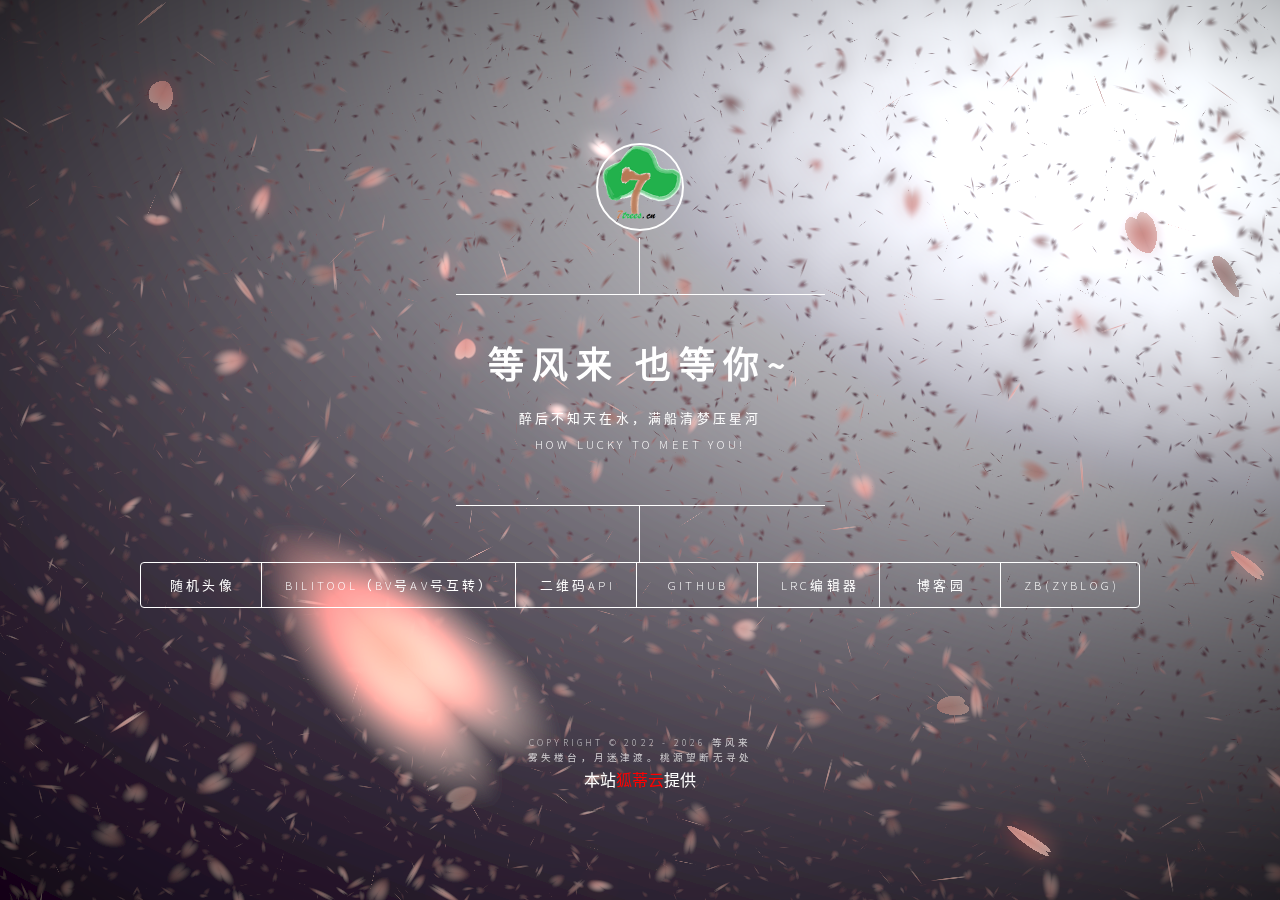
<file: index.html>
<!DOCTYPE html>
<html>
 <head> 
  <title>7trees api</title> 
  <meta charset="utf-8"> 
  <meta http-equiv="content-language" content="zh-cn"> 
  <link rel="shortcut icon" href="static/picture/favicon.png">
  <meta name="viewport" content="width=device-width, initial-scale=1, user-scalable=no"> 
  <link rel="stylesheet" href="static/css/main.css"> 
  <noscript> 
   <link rel="stylesheet" href="static/css/noscript.css"> 
  </noscript>
 </head> 
 <body class="is-preload"> 
  <!-- Wrapper --> 
  <div id="wrapper"> 
   <!-- Header --> 
   <header id="header"> 
    <div class="icon"> 
     <img src="static/picture/favicon.png" alt="等风来" title="等风来 也等你~" class="logo"> 
    </div> 
    <div class="content"> 
     <div class="inner"> 
      <h1>等风来 也等你~</h1> 
      <p>
        醉后不知天在水，满船清梦压星河<br>How lucky to meet you!</p>
     </div> 
    </div> 
    <nav> 
     <ul> 
     <li> <a target="_blank" href="/avatar">随机头像</a></li>
     <li> <a target="_blank" href="/biliTool">biliTool（bv号av号互转）</a></li> 
	  <li> <a target="_blank" href="/qrcode">二维码API</a></li> 
		<li> <a target="_blank" href="https://github.com/athenavi">GitHub</a></li>  
	   <li> <a target="_blank" href="/lrc-edit">LRC编辑器</a></li>
	  <li> <a target="_blank" href="https://cnblogs.com/athenavi">博客园</a></li> 
	   <li> <a target="_blank" href="https://athenavi.pythonanywhere.com">ZB(zyBLOG)</a></li>
     </ul> 
    </nav> 
   </header> 
   <!-- Footer --> 
   <footer id="footer"> 
    <p class="copyright"><script>
		var mydate = new Date();
		document.writeln("Copyright&nbsp;&copy;&nbsp;2022 - "+mydate.getFullYear()+'&nbsp;等风来');</script></p> 
	<p class="copyright">雾失楼台，月迷津渡。桃源望断无寻处</p> 
<a href="javascript:;" target="_blank"><p align="center">本站<a href="https://www.szhdy.com/aff/UUVEVSCF" target="_blank" style="color:#FF0000">狐蒂云</a>提供</p>

<iframe frameborder="no" border="0" marginwidth="0" marginheight="0" width="0" height="0" src="javascript:;"></iframe>
    </a></footer>
  </div> 
  <canvas id="sakura" style="z-index: 2;
    position: fixed;
    left: 0;
    top: 0;
    height: 100vh;
    width: 100vw;"> 
  </canvas> 
  <!-- BG --> 
  <!-- <div id="bg"> --> 
  <!-- Scripts --> 
  <script src="static/js/jquery.min.js"></script> 
  <script src="static/js/browser.min.js"></script> 
  <script src="static/js/breakpoints.min.js"></script> 
  <script src="static/js/util.js"></script> 
  <script src="static/js/main.js"></script> 
  <style>canvas { padding:0; margin:0; }</style> 
  <!-- sakura shader --> 
  <script id="sakura_point_vsh" type="x-shader/x_vertex">
uniform mat4 uProjection;
uniform mat4 uModelview;
uniform vec3 uResolution;
uniform vec3 uOffset;
uniform vec3 uDOF;  //x:focus distance, y:focus radius, z:max radius
uniform vec3 uFade; //x:start distance, y:half distance, z:near fade start

attribute vec3 aPosition;
attribute vec3 aEuler;
attribute vec2 aMisc; //x:size, y:fade

varying vec3 pposition;
varying float psize;
varying float palpha;
varying float pdist;

//varying mat3 rotMat;
varying vec3 normX;
varying vec3 normY;
varying vec3 normZ;
varying vec3 normal;

varying float diffuse;
varying float specular;
varying float rstop;
varying float distancefade;

void main(void) {
    // Projection is based on vertical angle
    vec4 pos = uModelview * vec4(aPosition + uOffset, 1.0);
    gl_Position = uProjection * pos;
    gl_PointSize = aMisc.x * uProjection[1][1] / -pos.z * uResolution.y * 0.5;
    
    pposition = pos.xyz;
    psize = aMisc.x;
    pdist = length(pos.xyz);
    palpha = smoothstep(0.0, 1.0, (pdist - 0.1) / uFade.z);
    
    vec3 elrsn = sin(aEuler);
    vec3 elrcs = cos(aEuler);
    mat3 rotx = mat3(
        1.0, 0.0, 0.0,
        0.0, elrcs.x, elrsn.x,
        0.0, -elrsn.x, elrcs.x
    );
    mat3 roty = mat3(
        elrcs.y, 0.0, -elrsn.y,
        0.0, 1.0, 0.0,
        elrsn.y, 0.0, elrcs.y
    );
    mat3 rotz = mat3(
        elrcs.z, elrsn.z, 0.0, 
        -elrsn.z, elrcs.z, 0.0,
        0.0, 0.0, 1.0
    );
    mat3 rotmat = rotx * roty * rotz;
    normal = rotmat[2];
    
    mat3 trrotm = mat3(
        rotmat[0][0], rotmat[1][0], rotmat[2][0],
        rotmat[0][1], rotmat[1][1], rotmat[2][1],
        rotmat[0][2], rotmat[1][2], rotmat[2][2]
    );
    normX = trrotm[0];
    normY = trrotm[1];
    normZ = trrotm[2];
    
    const vec3 lit = vec3(0.6917144638660746, 0.6917144638660746, -0.20751433915982237);
    
    float tmpdfs = dot(lit, normal);
    if(tmpdfs < 0.0) {
        normal = -normal;
        tmpdfs = dot(lit, normal);
    }
    diffuse = 0.4 + tmpdfs;
    
    vec3 eyev = normalize(-pos.xyz);
    if(dot(eyev, normal) > 0.0) {
        vec3 hv = normalize(eyev + lit);
        specular = pow(max(dot(hv, normal), 0.0), 20.0);
    }
    else {
        specular = 0.0;
    }
    
    rstop = clamp((abs(pdist - uDOF.x) - uDOF.y) / uDOF.z, 0.0, 1.0);
    rstop = pow(rstop, 0.5);
    //-0.69315 = ln(0.5)
    distancefade = min(1.0, exp((uFade.x - pdist) * 0.69315 / uFade.y));
}
</script> 
  <script id="sakura_point_fsh" type="x-shader/x_fragment">
#ifdef GL_ES
//precision mediump float;
precision highp float;
#endif

uniform vec3 uDOF;  //x:focus distance, y:focus radius, z:max radius
uniform vec3 uFade; //x:start distance, y:half distance, z:near fade start

const vec3 fadeCol = vec3(0.08, 0.03, 0.06);

varying vec3 pposition;
varying float psize;
varying float palpha;
varying float pdist;

//varying mat3 rotMat;
varying vec3 normX;
varying vec3 normY;
varying vec3 normZ;
varying vec3 normal;

varying float diffuse;
varying float specular;
varying float rstop;
varying float distancefade;

float ellipse(vec2 p, vec2 o, vec2 r) {
    vec2 lp = (p - o) / r;
    return length(lp) - 1.0;
}

void main(void) {
    vec3 p = vec3(gl_PointCoord - vec2(0.5, 0.5), 0.0) * 2.0;
    vec3 d = vec3(0.0, 0.0, -1.0);
    float nd = normZ.z; //dot(-normZ, d);
    if(abs(nd) < 0.0001) discard;
    
    float np = dot(normZ, p);
    vec3 tp = p + d * np / nd;
    vec2 coord = vec2(dot(normX, tp), dot(normY, tp));
    
    //angle = 15 degree
    const float flwrsn = 0.258819045102521;
    const float flwrcs = 0.965925826289068;
    mat2 flwrm = mat2(flwrcs, -flwrsn, flwrsn, flwrcs);
    vec2 flwrp = vec2(abs(coord.x), coord.y) * flwrm;
    
    float r;
    if(flwrp.x < 0.0) {
        r = ellipse(flwrp, vec2(0.065, 0.024) * 0.5, vec2(0.36, 0.96) * 0.5);
    }
    else {
        r = ellipse(flwrp, vec2(0.065, 0.024) * 0.5, vec2(0.58, 0.96) * 0.5);
    }
    
    if(r > rstop) discard;
    
    vec3 col = mix(vec3(1.0, 0.8, 0.75), vec3(1.0, 0.9, 0.87), r);
    float grady = mix(0.0, 1.0, pow(coord.y * 0.5 + 0.5, 0.35));
    col *= vec3(1.0, grady, grady);
    col *= mix(0.8, 1.0, pow(abs(coord.x), 0.3));
    col = col * diffuse + specular;
    
    col = mix(fadeCol, col, distancefade);
    
    float alpha = (rstop > 0.001)? (0.5 - r / (rstop * 2.0)) : 1.0;
    alpha = smoothstep(0.0, 1.0, alpha) * palpha;
    
    gl_FragColor = vec4(col * 0.5, alpha);
}
</script> 
  <!-- effects --> 
  <script id="fx_common_vsh" type="x-shader/x_vertex">
uniform vec3 uResolution;
attribute vec2 aPosition;

varying vec2 texCoord;
varying vec2 screenCoord;

void main(void) {
    gl_Position = vec4(aPosition, 0.0, 1.0);
    texCoord = aPosition.xy * 0.5 + vec2(0.5, 0.5);
    screenCoord = aPosition.xy * vec2(uResolution.z, 1.0);
}
</script> 
  <script id="bg_fsh" type="x-shader/x_fragment">
#ifdef GL_ES
//precision mediump float;
precision highp float;
#endif

uniform vec2 uTimes;

varying vec2 texCoord;
varying vec2 screenCoord;

void main(void) {
    vec3 col;
    float c;
    vec2 tmpv = texCoord * vec2(0.8, 1.0) - vec2(0.95, 1.0);
    c = exp(-pow(length(tmpv) * 1.8, 2.0));
    col = mix(vec3(0.02, 0.0, 0.03), vec3(0.96, 0.98, 1.0) * 1.5, c);
    gl_FragColor = vec4(col * 0.5, 1.0);
}
</script> 
  <script id="fx_brightbuf_fsh" type="x-shader/x_fragment">
#ifdef GL_ES
//precision mediump float;
precision highp float;
#endif
uniform sampler2D uSrc;
uniform vec2 uDelta;

varying vec2 texCoord;
varying vec2 screenCoord;

void main(void) {
    vec4 col = texture2D(uSrc, texCoord);
    gl_FragColor = vec4(col.rgb * 2.0 - vec3(0.5), 1.0);
}
</script> 
  <script id="fx_dirblur_r4_fsh" type="x-shader/x_fragment">
#ifdef GL_ES
//precision mediump float;
precision highp float;
#endif
uniform sampler2D uSrc;
uniform vec2 uDelta;
uniform vec4 uBlurDir; //dir(x, y), stride(z, w)

varying vec2 texCoord;
varying vec2 screenCoord;

void main(void) {
    vec4 col = texture2D(uSrc, texCoord);
    col = col + texture2D(uSrc, texCoord + uBlurDir.xy * uDelta);
    col = col + texture2D(uSrc, texCoord - uBlurDir.xy * uDelta);
    col = col + texture2D(uSrc, texCoord + (uBlurDir.xy + uBlurDir.zw) * uDelta);
    col = col + texture2D(uSrc, texCoord - (uBlurDir.xy + uBlurDir.zw) * uDelta);
    gl_FragColor = col / 5.0;
}
</script> 
  <!-- effect fragment shader template --> 
  <script id="fx_common_fsh" type="x-shader/x_fragment">
#ifdef GL_ES
//precision mediump float;
precision highp float;
#endif
uniform sampler2D uSrc;
uniform vec2 uDelta;

varying vec2 texCoord;
varying vec2 screenCoord;

void main(void) {
    gl_FragColor = texture2D(uSrc, texCoord);
}
</script> 
  <!-- post processing --> 
  <script id="pp_final_vsh" type="x-shader/x_vertex">
uniform vec3 uResolution;
attribute vec2 aPosition;
varying vec2 texCoord;
varying vec2 screenCoord;
void main(void) {
    gl_Position = vec4(aPosition, 0.0, 1.0);
    texCoord = aPosition.xy * 0.5 + vec2(0.5, 0.5);
    screenCoord = aPosition.xy * vec2(uResolution.z, 1.0);
}
</script> 
  <script id="pp_final_fsh" type="x-shader/x_fragment">
#ifdef GL_ES
//precision mediump float;
precision highp float;
#endif
uniform sampler2D uSrc;
uniform sampler2D uBloom;
uniform vec2 uDelta;
varying vec2 texCoord;
varying vec2 screenCoord;
void main(void) {
    vec4 srccol = texture2D(uSrc, texCoord) * 2.0;
    vec4 bloomcol = texture2D(uBloom, texCoord);
    vec4 col;
    col = srccol + bloomcol * (vec4(1.0) + srccol);
    col *= smoothstep(1.0, 0.0, pow(length((texCoord - vec2(0.5)) * 2.0), 1.2) * 0.5);
    col = pow(col, vec4(0.45454545454545)); //(1.0 / 2.2)
    
    gl_FragColor = vec4(col.rgb, 1.0);
    gl_FragColor.a = 1.0;
}
</script> 
  <script>
// Utilities
var Vector3 = {};
var Matrix44 = {};
Vector3.create = function(x, y, z) {
    return {'x':x, 'y':y, 'z':z};
};
Vector3.dot = function (v0, v1) {
    return v0.x * v1.x + v0.y * v1.y + v0.z * v1.z;
};
Vector3.cross = function (v, v0, v1) {
    v.x = v0.y * v1.z - v0.z * v1.y;
    v.y = v0.z * v1.x - v0.x * v1.z;
    v.z = v0.x * v1.y - v0.y * v1.x;
};
Vector3.normalize = function (v) {
    var l = v.x * v.x + v.y * v.y + v.z * v.z;
    if(l > 0.00001) {
        l = 1.0 / Math.sqrt(l);
        v.x *= l;
        v.y *= l;
        v.z *= l;
    }
};
Vector3.arrayForm = function(v) {
    if(v.array) {
        v.array[0] = v.x;
        v.array[1] = v.y;
        v.array[2] = v.z;
    }
    else {
        v.array = new Float32Array([v.x, v.y, v.z]);
    }
    return v.array;
};
Matrix44.createIdentity = function () {
    return new Float32Array([1.0, 0.0, 0.0, 0.0, 0.0, 1.0, 0.0, 0.0, 0.0, 0.0, 1.0, 0.0, 0.0, 0.0, 0.0, 1.0]);
};
Matrix44.loadProjection = function (m, aspect, vdeg, near, far) {
    var h = near * Math.tan(vdeg * Math.PI / 180.0 * 0.5) * 2.0;
    var w = h * aspect;
    
    m[0] = 2.0 * near / w;
    m[1] = 0.0;
    m[2] = 0.0;
    m[3] = 0.0;
    
    m[4] = 0.0;
    m[5] = 2.0 * near / h;
    m[6] = 0.0;
    m[7] = 0.0;
    
    m[8] = 0.0;
    m[9] = 0.0;
    m[10] = -(far + near) / (far - near);
    m[11] = -1.0;
    
    m[12] = 0.0;
    m[13] = 0.0;
    m[14] = -2.0 * far * near / (far - near);
    m[15] = 0.0;
};
Matrix44.loadLookAt = function (m, vpos, vlook, vup) {
    var frontv = Vector3.create(vpos.x - vlook.x, vpos.y - vlook.y, vpos.z - vlook.z);
    Vector3.normalize(frontv);
    var sidev = Vector3.create(1.0, 0.0, 0.0);
    Vector3.cross(sidev, vup, frontv);
    Vector3.normalize(sidev);
    var topv = Vector3.create(1.0, 0.0, 0.0);
    Vector3.cross(topv, frontv, sidev);
    Vector3.normalize(topv);
    
    m[0] = sidev.x;
    m[1] = topv.x;
    m[2] = frontv.x;
    m[3] = 0.0;
    
    m[4] = sidev.y;
    m[5] = topv.y;
    m[6] = frontv.y;
    m[7] = 0.0;
    
    m[8] = sidev.z;
    m[9] = topv.z;
    m[10] = frontv.z;
    m[11] = 0.0;
    
    m[12] = -(vpos.x * m[0] + vpos.y * m[4] + vpos.z * m[8]);
    m[13] = -(vpos.x * m[1] + vpos.y * m[5] + vpos.z * m[9]);
    m[14] = -(vpos.x * m[2] + vpos.y * m[6] + vpos.z * m[10]);
    m[15] = 1.0;
};

//
var timeInfo = {
    'start':0, 'prev':0, // Date
    'delta':0, 'elapsed':0 // Number(sec)
};

//
var gl;
var renderSpec = {
    'width':0,
    'height':0,
    'aspect':1,
    'array':new Float32Array(3),
    'halfWidth':0,
    'halfHeight':0,
    'halfArray':new Float32Array(3)
    // and some render targets. see setViewport()
};
renderSpec.setSize = function(w, h) {
    renderSpec.width = w;
    renderSpec.height = h;
    renderSpec.aspect = renderSpec.width / renderSpec.height;
    renderSpec.array[0] = renderSpec.width;
    renderSpec.array[1] = renderSpec.height;
    renderSpec.array[2] = renderSpec.aspect;
    
    renderSpec.halfWidth = Math.floor(w / 2);
    renderSpec.halfHeight = Math.floor(h / 2);
    renderSpec.halfArray[0] = renderSpec.halfWidth;
    renderSpec.halfArray[1] = renderSpec.halfHeight;
    renderSpec.halfArray[2] = renderSpec.halfWidth / renderSpec.halfHeight;
};

function deleteRenderTarget(rt) {
    gl.deleteFramebuffer(rt.frameBuffer);
    gl.deleteRenderbuffer(rt.renderBuffer);
    gl.deleteTexture(rt.texture);
}

function createRenderTarget(w, h) {
    var ret = {
        'width':w,
        'height':h,
        'sizeArray':new Float32Array([w, h, w / h]),
        'dtxArray':new Float32Array([1.0 / w, 1.0 / h])
    };
    ret.frameBuffer = gl.createFramebuffer();
    ret.renderBuffer = gl.createRenderbuffer();
    ret.texture = gl.createTexture();
    
    gl.bindTexture(gl.TEXTURE_2D, ret.texture);
    gl.texImage2D(gl.TEXTURE_2D, 0, gl.RGBA, w, h, 0, gl.RGBA, gl.UNSIGNED_BYTE, null);
    gl.texParameteri(gl.TEXTURE_2D, gl.TEXTURE_WRAP_S, gl.CLAMP_TO_EDGE);
    gl.texParameteri(gl.TEXTURE_2D, gl.TEXTURE_WRAP_T, gl.CLAMP_TO_EDGE);
    gl.texParameteri(gl.TEXTURE_2D, gl.TEXTURE_MAG_FILTER, gl.LINEAR);
    gl.texParameteri(gl.TEXTURE_2D, gl.TEXTURE_MIN_FILTER, gl.LINEAR);
    
    gl.bindFramebuffer(gl.FRAMEBUFFER, ret.frameBuffer);
    gl.framebufferTexture2D(gl.FRAMEBUFFER, gl.COLOR_ATTACHMENT0, gl.TEXTURE_2D, ret.texture, 0);
    
    gl.bindRenderbuffer(gl.RENDERBUFFER, ret.renderBuffer);
    gl.renderbufferStorage(gl.RENDERBUFFER, gl.DEPTH_COMPONENT16, w, h);
    gl.framebufferRenderbuffer(gl.FRAMEBUFFER, gl.DEPTH_ATTACHMENT, gl.RENDERBUFFER, ret.renderBuffer);
    
    gl.bindTexture(gl.TEXTURE_2D, null);
    gl.bindRenderbuffer(gl.RENDERBUFFER, null);
    gl.bindFramebuffer(gl.FRAMEBUFFER, null);
    
    return ret;
}

function compileShader(shtype, shsrc) {
	var retsh = gl.createShader(shtype);
	
	gl.shaderSource(retsh, shsrc);
	gl.compileShader(retsh);
	
	if(!gl.getShaderParameter(retsh, gl.COMPILE_STATUS)) {
		var errlog = gl.getShaderInfoLog(retsh);
		gl.deleteShader(retsh);
		console.error(errlog);
		return null;
	}
	return retsh;
}

function createShader(vtxsrc, frgsrc, uniformlist, attrlist) {
    var vsh = compileShader(gl.VERTEX_SHADER, vtxsrc);
    var fsh = compileShader(gl.FRAGMENT_SHADER, frgsrc);
    
    if(vsh == null || fsh == null) {
        return null;
    }
    
    var prog = gl.createProgram();
    gl.attachShader(prog, vsh);
    gl.attachShader(prog, fsh);
    
    gl.deleteShader(vsh);
    gl.deleteShader(fsh);
    
    gl.linkProgram(prog);
    if (!gl.getProgramParameter(prog, gl.LINK_STATUS)) {
        var errlog = gl.getProgramInfoLog(prog);
        console.error(errlog);
        return null;
    }
    
    if(uniformlist) {
        prog.uniforms = {};
        for(var i = 0; i < uniformlist.length; i++) {
            prog.uniforms[uniformlist[i]] = gl.getUniformLocation(prog, uniformlist[i]);
        }
    }
    
    if(attrlist) {
        prog.attributes = {};
        for(var i = 0; i < attrlist.length; i++) {
            var attr = attrlist[i];
            prog.attributes[attr] = gl.getAttribLocation(prog, attr);
        }
    }
    
    return prog;
}

function useShader(prog) {
    gl.useProgram(prog);
    for(var attr in prog.attributes) {
        gl.enableVertexAttribArray(prog.attributes[attr]);;
    }
}

function unuseShader(prog) {
    for(var attr in prog.attributes) {
        gl.disableVertexAttribArray(prog.attributes[attr]);;
    }
    gl.useProgram(null);
}

/////
var projection = {
    'angle':60,
    'nearfar':new Float32Array([0.1, 100.0]),
    'matrix':Matrix44.createIdentity()
};
var camera = {
    'position':Vector3.create(0, 0, 100),
    'lookat':Vector3.create(0, 0, 0),
    'up':Vector3.create(0, 1, 0),
    'dof':Vector3.create(10.0, 4.0, 8.0),
    'matrix':Matrix44.createIdentity()
};

var pointFlower = {};
var meshFlower = {};
var sceneStandBy = false;

var BlossomParticle = function () {
    this.velocity = new Array(3);
    this.rotation = new Array(3);
    this.position = new Array(3);
    this.euler = new Array(3);
    this.size = 1.0;
    this.alpha = 1.0;
    this.zkey = 0.0;
};

BlossomParticle.prototype.setVelocity = function (vx, vy, vz) {
    this.velocity[0] = vx;
    this.velocity[1] = vy;
    this.velocity[2] = vz;
};

BlossomParticle.prototype.setRotation = function (rx, ry, rz) {
    this.rotation[0] = rx;
    this.rotation[1] = ry;
    this.rotation[2] = rz;
};

BlossomParticle.prototype.setPosition = function (nx, ny, nz) {
    this.position[0] = nx;
    this.position[1] = ny;
    this.position[2] = nz;
};

BlossomParticle.prototype.setEulerAngles = function (rx, ry, rz) {
    this.euler[0] = rx;
    this.euler[1] = ry;
    this.euler[2] = rz;
};

BlossomParticle.prototype.setSize = function (s) {
    this.size = s;
};

BlossomParticle.prototype.update = function (dt, et) {
    this.position[0] += this.velocity[0] * dt;
    this.position[1] += this.velocity[1] * dt;
    this.position[2] += this.velocity[2] * dt;
    
    this.euler[0] += this.rotation[0] * dt;
    this.euler[1] += this.rotation[1] * dt;
    this.euler[2] += this.rotation[2] * dt;
};

function createPointFlowers() {
    // get point sizes
    var prm = gl.getParameter(gl.ALIASED_POINT_SIZE_RANGE);
    renderSpec.pointSize = {'min':prm[0], 'max':prm[1]};
    
    var vtxsrc = document.getElementById("sakura_point_vsh").textContent;
    var frgsrc = document.getElementById("sakura_point_fsh").textContent;
    
    pointFlower.program = createShader(
        vtxsrc, frgsrc,
        ['uProjection', 'uModelview', 'uResolution', 'uOffset', 'uDOF', 'uFade'],
        ['aPosition', 'aEuler', 'aMisc']
    );
    
    useShader(pointFlower.program);
    pointFlower.offset = new Float32Array([0.0, 0.0, 0.0]);
    pointFlower.fader = Vector3.create(0.0, 10.0, 0.0);
    
    // paramerters: velocity[3], rotate[3]
    pointFlower.numFlowers = 1600;
    pointFlower.particles = new Array(pointFlower.numFlowers);
    // vertex attributes {position[3], euler_xyz[3], size[1]}
    pointFlower.dataArray = new Float32Array(pointFlower.numFlowers * (3 + 3 + 2));
    pointFlower.positionArrayOffset = 0;
    pointFlower.eulerArrayOffset = pointFlower.numFlowers * 3;
    pointFlower.miscArrayOffset = pointFlower.numFlowers * 6;
    
    pointFlower.buffer = gl.createBuffer();
    gl.bindBuffer(gl.ARRAY_BUFFER, pointFlower.buffer);
    gl.bufferData(gl.ARRAY_BUFFER, pointFlower.dataArray, gl.DYNAMIC_DRAW);
    gl.bindBuffer(gl.ARRAY_BUFFER, null);
    
    unuseShader(pointFlower.program);
    
    for(var i = 0; i < pointFlower.numFlowers; i++) {
        pointFlower.particles[i] = new BlossomParticle();
    }
}

function initPointFlowers() {
    //area
    pointFlower.area = Vector3.create(20.0, 20.0, 20.0);
    pointFlower.area.x = pointFlower.area.y * renderSpec.aspect;
    
    pointFlower.fader.x = 10.0; //env fade start
    pointFlower.fader.y = pointFlower.area.z; //env fade half
    pointFlower.fader.z = 0.1;  //near fade start
    
    //particles
    var PI2 = Math.PI * 2.0;
    var tmpv3 = Vector3.create(0, 0, 0);
    var tmpv = 0;
    var symmetryrand = function() {return (Math.random() * 2.0 - 1.0);};
    for(var i = 0; i < pointFlower.numFlowers; i++) {
        var tmpprtcl = pointFlower.particles[i];
        
        //velocity
        tmpv3.x = symmetryrand() * 0.3 + 0.8;
        tmpv3.y = symmetryrand() * 0.2 - 1.0;
        tmpv3.z = symmetryrand() * 0.3 + 0.5;
        Vector3.normalize(tmpv3);
        tmpv = 2.0 + Math.random() * 1.0;
        tmpprtcl.setVelocity(tmpv3.x * tmpv, tmpv3.y * tmpv, tmpv3.z * tmpv);
        
        //rotation
        tmpprtcl.setRotation(
            symmetryrand() * PI2 * 0.5,
            symmetryrand() * PI2 * 0.5,
            symmetryrand() * PI2 * 0.5
        );
        
        //position
        tmpprtcl.setPosition(
            symmetryrand() * pointFlower.area.x,
            symmetryrand() * pointFlower.area.y,
            symmetryrand() * pointFlower.area.z
        );
        
        //euler
        tmpprtcl.setEulerAngles(
            Math.random() * Math.PI * 2.0,
            Math.random() * Math.PI * 2.0,
            Math.random() * Math.PI * 2.0
        );
        
        //size
        tmpprtcl.setSize(0.9 + Math.random() * 0.1);
    }
}

function renderPointFlowers() {
    //update
    var PI2 = Math.PI * 2.0;
    var limit = [pointFlower.area.x, pointFlower.area.y, pointFlower.area.z];
    var repeatPos = function (prt, cmp, limit) {
        if(Math.abs(prt.position[cmp]) - prt.size * 0.5 > limit) {
            //out of area
            if(prt.position[cmp] > 0) {
                prt.position[cmp] -= limit * 2.0;
            }
            else {
                prt.position[cmp] += limit * 2.0;
            }
        }
    };
    var repeatEuler = function (prt, cmp) {
        prt.euler[cmp] = prt.euler[cmp] % PI2;
        if(prt.euler[cmp] < 0.0) {
            prt.euler[cmp] += PI2;
        }
    };
    
    for(var i = 0; i < pointFlower.numFlowers; i++) {
        var prtcl = pointFlower.particles[i];
        prtcl.update(timeInfo.delta, timeInfo.elapsed);
        repeatPos(prtcl, 0, pointFlower.area.x);
        repeatPos(prtcl, 1, pointFlower.area.y);
        repeatPos(prtcl, 2, pointFlower.area.z);
        repeatEuler(prtcl, 0);
        repeatEuler(prtcl, 1);
        repeatEuler(prtcl, 2);
        
        prtcl.alpha = 1.0;//(pointFlower.area.z - prtcl.position[2]) * 0.5;
        
        prtcl.zkey = (camera.matrix[2] * prtcl.position[0]
                    + camera.matrix[6] * prtcl.position[1]
                    + camera.matrix[10] * prtcl.position[2]
                    + camera.matrix[14]);
    }
    
    // sort
    pointFlower.particles.sort(function(p0, p1){return p0.zkey - p1.zkey;});
    
    // update data
    var ipos = pointFlower.positionArrayOffset;
    var ieuler = pointFlower.eulerArrayOffset;
    var imisc = pointFlower.miscArrayOffset;
    for(var i = 0; i < pointFlower.numFlowers; i++) {
        var prtcl = pointFlower.particles[i];
        pointFlower.dataArray[ipos] = prtcl.position[0];
        pointFlower.dataArray[ipos + 1] = prtcl.position[1];
        pointFlower.dataArray[ipos + 2] = prtcl.position[2];
        ipos += 3;
        pointFlower.dataArray[ieuler] = prtcl.euler[0];
        pointFlower.dataArray[ieuler + 1] = prtcl.euler[1];
        pointFlower.dataArray[ieuler + 2] = prtcl.euler[2];
        ieuler += 3;
        pointFlower.dataArray[imisc] = prtcl.size;
        pointFlower.dataArray[imisc + 1] = prtcl.alpha;
        imisc += 2;
    }
    
    //draw
    gl.enable(gl.BLEND);
    //gl.disable(gl.DEPTH_TEST);
    gl.blendFunc(gl.SRC_ALPHA, gl.ONE_MINUS_SRC_ALPHA);
    
    var prog = pointFlower.program;
    useShader(prog);
    
    gl.uniformMatrix4fv(prog.uniforms.uProjection, false, projection.matrix);
    gl.uniformMatrix4fv(prog.uniforms.uModelview, false, camera.matrix);
    gl.uniform3fv(prog.uniforms.uResolution, renderSpec.array);
    gl.uniform3fv(prog.uniforms.uDOF, Vector3.arrayForm(camera.dof));
    gl.uniform3fv(prog.uniforms.uFade, Vector3.arrayForm(pointFlower.fader));
    
    gl.bindBuffer(gl.ARRAY_BUFFER, pointFlower.buffer);
    gl.bufferData(gl.ARRAY_BUFFER, pointFlower.dataArray, gl.DYNAMIC_DRAW);
    
    gl.vertexAttribPointer(prog.attributes.aPosition, 3, gl.FLOAT, false, 0, pointFlower.positionArrayOffset * Float32Array.BYTES_PER_ELEMENT);
    gl.vertexAttribPointer(prog.attributes.aEuler, 3, gl.FLOAT, false, 0, pointFlower.eulerArrayOffset * Float32Array.BYTES_PER_ELEMENT);
    gl.vertexAttribPointer(prog.attributes.aMisc, 2, gl.FLOAT, false, 0, pointFlower.miscArrayOffset * Float32Array.BYTES_PER_ELEMENT);
    
    // doubler
    for(var i = 1; i < 2; i++) {
        var zpos = i * -2.0;
        pointFlower.offset[0] = pointFlower.area.x * -1.0;
        pointFlower.offset[1] = pointFlower.area.y * -1.0;
        pointFlower.offset[2] = pointFlower.area.z * zpos;
        gl.uniform3fv(prog.uniforms.uOffset, pointFlower.offset);
        gl.drawArrays(gl.POINT, 0, pointFlower.numFlowers);
        
        pointFlower.offset[0] = pointFlower.area.x * -1.0;
        pointFlower.offset[1] = pointFlower.area.y *  1.0;
        pointFlower.offset[2] = pointFlower.area.z * zpos;
        gl.uniform3fv(prog.uniforms.uOffset, pointFlower.offset);
        gl.drawArrays(gl.POINT, 0, pointFlower.numFlowers);
        
        pointFlower.offset[0] = pointFlower.area.x *  1.0;
        pointFlower.offset[1] = pointFlower.area.y * -1.0;
        pointFlower.offset[2] = pointFlower.area.z * zpos;
        gl.uniform3fv(prog.uniforms.uOffset, pointFlower.offset);
        gl.drawArrays(gl.POINT, 0, pointFlower.numFlowers);
        
        pointFlower.offset[0] = pointFlower.area.x *  1.0;
        pointFlower.offset[1] = pointFlower.area.y *  1.0;
        pointFlower.offset[2] = pointFlower.area.z * zpos;
        gl.uniform3fv(prog.uniforms.uOffset, pointFlower.offset);
        gl.drawArrays(gl.POINT, 0, pointFlower.numFlowers);
    }
    
    //main
    pointFlower.offset[0] = 0.0;
    pointFlower.offset[1] = 0.0;
    pointFlower.offset[2] = 0.0;
    gl.uniform3fv(prog.uniforms.uOffset, pointFlower.offset);
    gl.drawArrays(gl.POINT, 0, pointFlower.numFlowers);
    
    gl.bindBuffer(gl.ARRAY_BUFFER, null);
    unuseShader(prog);
    
    gl.enable(gl.DEPTH_TEST);
    gl.disable(gl.BLEND);
}

// effects
//common util
function createEffectProgram(vtxsrc, frgsrc, exunifs, exattrs) {
    var ret = {};
    var unifs = ['uResolution', 'uSrc', 'uDelta'];
    if(exunifs) {
        unifs = unifs.concat(exunifs);
    }
    var attrs = ['aPosition'];
    if(exattrs) {
        attrs = attrs.concat(exattrs);
    }
    
    ret.program = createShader(vtxsrc, frgsrc, unifs, attrs);
    useShader(ret.program);
    
    ret.dataArray = new Float32Array([
        -1.0, -1.0,
         1.0, -1.0,
        -1.0,  1.0,
         1.0,  1.0
    ]);
    ret.buffer = gl.createBuffer();
    gl.bindBuffer(gl.ARRAY_BUFFER, ret.buffer);
    gl.bufferData(gl.ARRAY_BUFFER, ret.dataArray, gl.STATIC_DRAW);
    
    gl.bindBuffer(gl.ARRAY_BUFFER, null);
    unuseShader(ret.program);
    
    return ret;
}

// basic usage
// useEffect(prog, srctex({'texture':texid, 'dtxArray':(f32)[dtx, dty]})); //basic initialize
// gl.uniform**(...); //additional uniforms
// drawEffect()
// unuseEffect(prog)
// TEXTURE0 makes src
function useEffect(fxobj, srctex) {
    var prog = fxobj.program;
    useShader(prog);
    gl.uniform3fv(prog.uniforms.uResolution, renderSpec.array);
    
    if(srctex != null) {
        gl.uniform2fv(prog.uniforms.uDelta, srctex.dtxArray);
        gl.uniform1i(prog.uniforms.uSrc, 0);
        
        gl.activeTexture(gl.TEXTURE0);
        gl.bindTexture(gl.TEXTURE_2D, srctex.texture);
    }
}
function drawEffect(fxobj) {
    gl.bindBuffer(gl.ARRAY_BUFFER, fxobj.buffer);
    gl.vertexAttribPointer(fxobj.program.attributes.aPosition, 2, gl.FLOAT, false, 0, 0);
    gl.drawArrays(gl.TRIANGLE_STRIP, 0, 4);
}
function unuseEffect(fxobj) {
    unuseShader(fxobj.program);
}

var effectLib = {};
function createEffectLib() {
    
    var vtxsrc, frgsrc;
    //common
    var cmnvtxsrc = document.getElementById("fx_common_vsh").textContent;
    
    //background
    frgsrc = document.getElementById("bg_fsh").textContent;
    effectLib.sceneBg = createEffectProgram(cmnvtxsrc, frgsrc, ['uTimes'], null);
    
    // make brightpixels buffer
    frgsrc = document.getElementById("fx_brightbuf_fsh").textContent;
    effectLib.mkBrightBuf = createEffectProgram(cmnvtxsrc, frgsrc, null, null);
    
    // direction blur
    frgsrc = document.getElementById("fx_dirblur_r4_fsh").textContent;
    effectLib.dirBlur = createEffectProgram(cmnvtxsrc, frgsrc, ['uBlurDir'], null);
    
    //final composite
    vtxsrc = document.getElementById("pp_final_vsh").textContent;
    frgsrc = document.getElementById("pp_final_fsh").textContent;
    effectLib.finalComp = createEffectProgram(vtxsrc, frgsrc, ['uBloom'], null);
}

// backgroundAEINK
function createBackground() {
    //console.log("create background");
}
function initBackground() {
    //console.log("init background");AEINK
}
function renderBackground() {
    gl.disable(gl.DEPTH_TEST);
    
    useEffect(effectLib.sceneBg, null);
    gl.uniform2f(effectLib.sceneBg.program.uniforms.uTimes, timeInfo.elapsed, timeInfo.delta);
    drawEffect(effectLib.sceneBg);
    unuseEffect(effectLib.sceneBg);
    
    gl.enable(gl.DEPTH_TEST);
}

// post process
var postProcess = {};
function createPostProcess() {
    //console.log("create post process");
}
function initPostProcess() {
    //console.log("init post process");
}

function renderPostProcess() {
    gl.enable(gl.TEXTURE_2D);
    gl.disable(gl.DEPTH_TEST);
    var bindRT = function (rt, isclear) {
        gl.bindFramebuffer(gl.FRAMEBUFFER, rt.frameBuffer);
        gl.viewport(0, 0, rt.width, rt.height);
        if(isclear) {
            gl.clearColor(0, 0, 0, 0);
            gl.clear(gl.COLOR_BUFFER_BIT | gl.DEPTH_BUFFER_BIT);
        }
    };
    
    //make bright buff
    bindRT(renderSpec.wHalfRT0, true);
    useEffect(effectLib.mkBrightBuf, renderSpec.mainRT);
    drawEffect(effectLib.mkBrightBuf);
    unuseEffect(effectLib.mkBrightBuf);
    
    // make bloom
    for(var i = 0; i < 2; i++) {
        var p = 1.5 + 1 * i;
        var s = 2.0 + 1 * i;
        bindRT(renderSpec.wHalfRT1, true);
        useEffect(effectLib.dirBlur, renderSpec.wHalfRT0);
        gl.uniform4f(effectLib.dirBlur.program.uniforms.uBlurDir, p, 0.0, s, 0.0);
        drawEffect(effectLib.dirBlur);
        unuseEffect(effectLib.dirBlur);
        
        bindRT(renderSpec.wHalfRT0, true);
        useEffect(effectLib.dirBlur, renderSpec.wHalfRT1);
        gl.uniform4f(effectLib.dirBlur.program.uniforms.uBlurDir, 0.0, p, 0.0, s);
        drawEffect(effectLib.dirBlur);
        unuseEffect(effectLib.dirBlur);
    }
    
    //display
    gl.bindFramebuffer(gl.FRAMEBUFFER, null);
    gl.viewport(0, 0, renderSpec.width, renderSpec.height);
    gl.clear(gl.COLOR_BUFFER_BIT | gl.DEPTH_BUFFER_BIT);
    
    useEffect(effectLib.finalComp, renderSpec.mainRT);
    gl.uniform1i(effectLib.finalComp.program.uniforms.uBloom, 1);
    gl.activeTexture(gl.TEXTURE1);
    gl.bindTexture(gl.TEXTURE_2D, renderSpec.wHalfRT0.texture);
    drawEffect(effectLib.finalComp);
    unuseEffect(effectLib.finalComp);
    
    gl.enable(gl.DEPTH_TEST);
}

/////AEINK
var SceneEnv = {};
function createScene() {
    createEffectLib();
    createBackground();
    createPointFlowers();
    createPostProcess();
    sceneStandBy = true;
}

function initScene() {
    initBackground();
    initPointFlowers();
    initPostProcess();
    
    //camera.position.z = 17.320508;
    camera.position.z = pointFlower.area.z + projection.nearfar[0];
    projection.angle = Math.atan2(pointFlower.area.y, camera.position.z + pointFlower.area.z) * 180.0 / Math.PI * 2.0;
    Matrix44.loadProjection(projection.matrix, renderSpec.aspect, projection.angle, projection.nearfar[0], projection.nearfar[1]);
}

function renderScene() {
    //draw
    Matrix44.loadLookAt(camera.matrix, camera.position, camera.lookat, camera.up);
    
    gl.enable(gl.DEPTH_TEST);
    
    //gl.bindFramebuffer(gl.FRAMEBUFFER, null);
    gl.bindFramebuffer(gl.FRAMEBUFFER, renderSpec.mainRT.frameBuffer);
    gl.viewport(0, 0, renderSpec.mainRT.width, renderSpec.mainRT.height);
    gl.clearColor(0.005, 0, 0.05, 0);
    gl.clear(gl.COLOR_BUFFER_BIT | gl.DEPTH_BUFFER_BIT);
    
    renderBackground();
    renderPointFlowers();
    renderPostProcess();
}

/////
function onResize(e) {
    makeCanvasFullScreen(document.getElementById("sakura"));
    setViewports();
    if(sceneStandBy) {
        initScene();
    }
}

function setViewports() {
    renderSpec.setSize(gl.canvas.width, gl.canvas.height);
    
    gl.clearColor(0.2, 0.2, 0.5, 1.0);
    gl.viewport(0, 0, renderSpec.width, renderSpec.height);
    
    var rtfunc = function (rtname, rtw, rth) {
        var rt = renderSpec[rtname];
        if(rt) deleteRenderTarget(rt);
        renderSpec[rtname] = createRenderTarget(rtw, rth);
    };
    rtfunc('mainRT', renderSpec.width, renderSpec.height);
    rtfunc('wFullRT0', renderSpec.width, renderSpec.height);
    rtfunc('wFullRT1', renderSpec.width, renderSpec.height);
    rtfunc('wHalfRT0', renderSpec.halfWidth, renderSpec.halfHeight);
    rtfunc('wHalfRT1', renderSpec.halfWidth, renderSpec.halfHeight);
}

function render() {
    renderScene();
}

var animating = true;
function toggleAnimation(elm) {
    animating ^= true;
    if(animating) animate();
    if(elm) {
        elm.innerHTML = animating? "Stop":"Start";
    }
}

function stepAnimation() {
    if(!animating) animate();
}

function animate() {
    var curdate = new Date();
    timeInfo.elapsed = (curdate - timeInfo.start) / 1000.0;
    timeInfo.delta = (curdate - timeInfo.prev) / 1000.0;
    timeInfo.prev = curdate;
    
    if(animating) requestAnimationFrame(animate);
    render();
}

function makeCanvasFullScreen(canvas) {
    var b = document.body;
	var d = document.documentElement;
	fullw = Math.max(b.clientWidth , b.scrollWidth, d.scrollWidth, d.clientWidth);
	fullh = Math.max(b.clientHeight , b.scrollHeight, d.scrollHeight, d.clientHeight);
	canvas.width = fullw;
	canvas.height = fullh;
}

window.addEventListener('load', function(e) {
    var canvas = document.getElementById("sakura");
    try {
        makeCanvasFullScreen(canvas);
        gl = canvas.getContext('experimental-webgl');
    } catch(e) {
        alert("WebGL not supported." + e);
        console.error(e);
        return;
    }
    
    window.addEventListener('resize', onResize);
    
    setViewports();
    createScene();
    initScene();
    
    timeInfo.start = new Date();
    timeInfo.prev = timeInfo.start;
    animate();
});

//set window.requestAnimationFrame
(function (w, r) {
    w['r'+r] = w['r'+r] || w['webkitR'+r] || w['mozR'+r] || w['msR'+r] || w['oR'+r] || function(c){ w.setTimeout(c, 1000 / 60); };
})(window, 'equestAnimationFrame');
</script>  
</body>
</html>
</file>
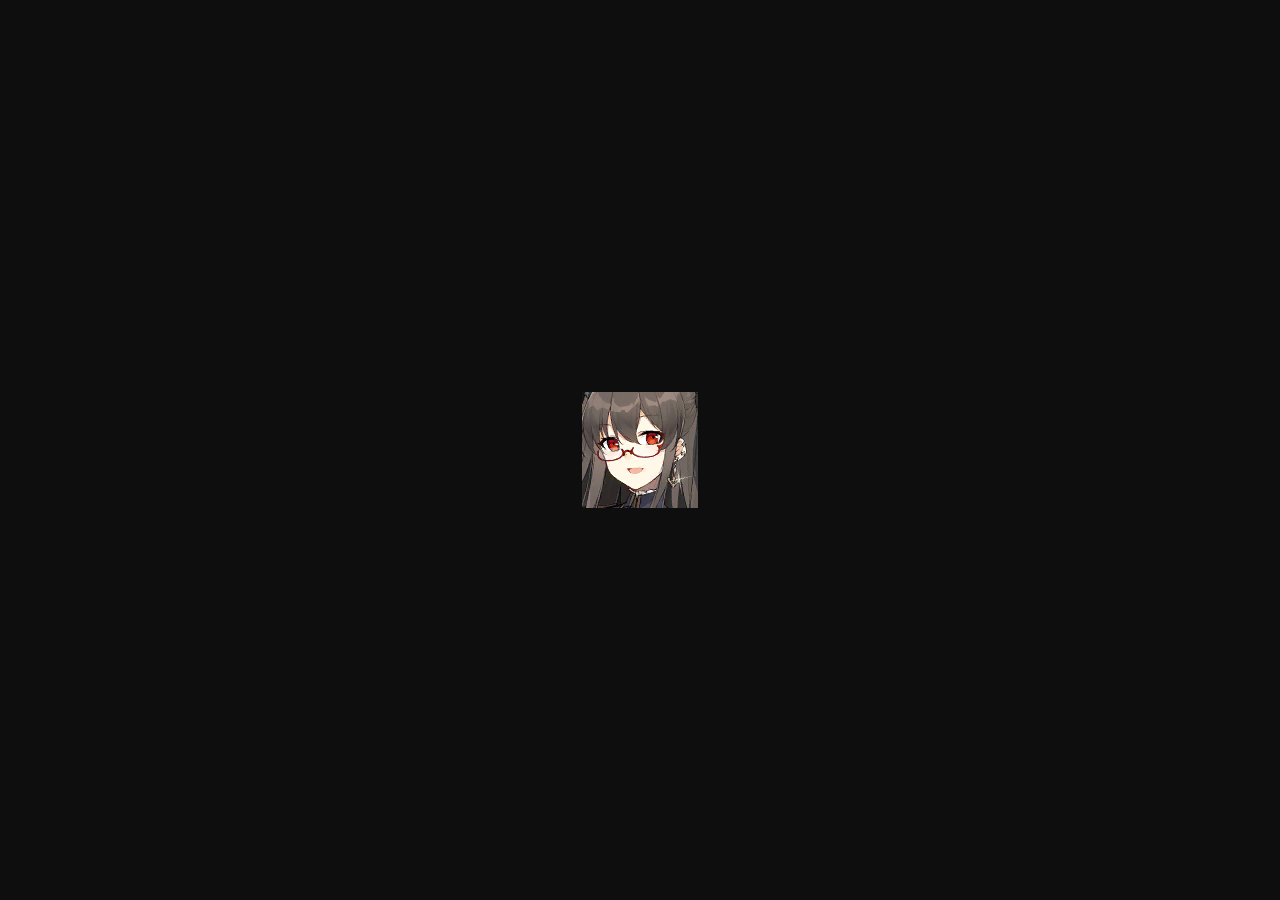
<file: avatar/index.html>
<!DOCTYPE html>
<html lang="zh-CN">
<head>
    <meta charset="UTF-8">
    <meta http-equiv="refresh" content="0; url='./al/txNUM.png'">
    <title>随机图片</title>
</head>
<body>
    <script>
        var num = Math.floor(Math.random() * 343) + 1;
        document.querySelector('meta[http-equiv="refresh"]').setAttribute('content', '0; url="./al/tx' + num + '.png"');
    </script>
</body>
</html>
</file>
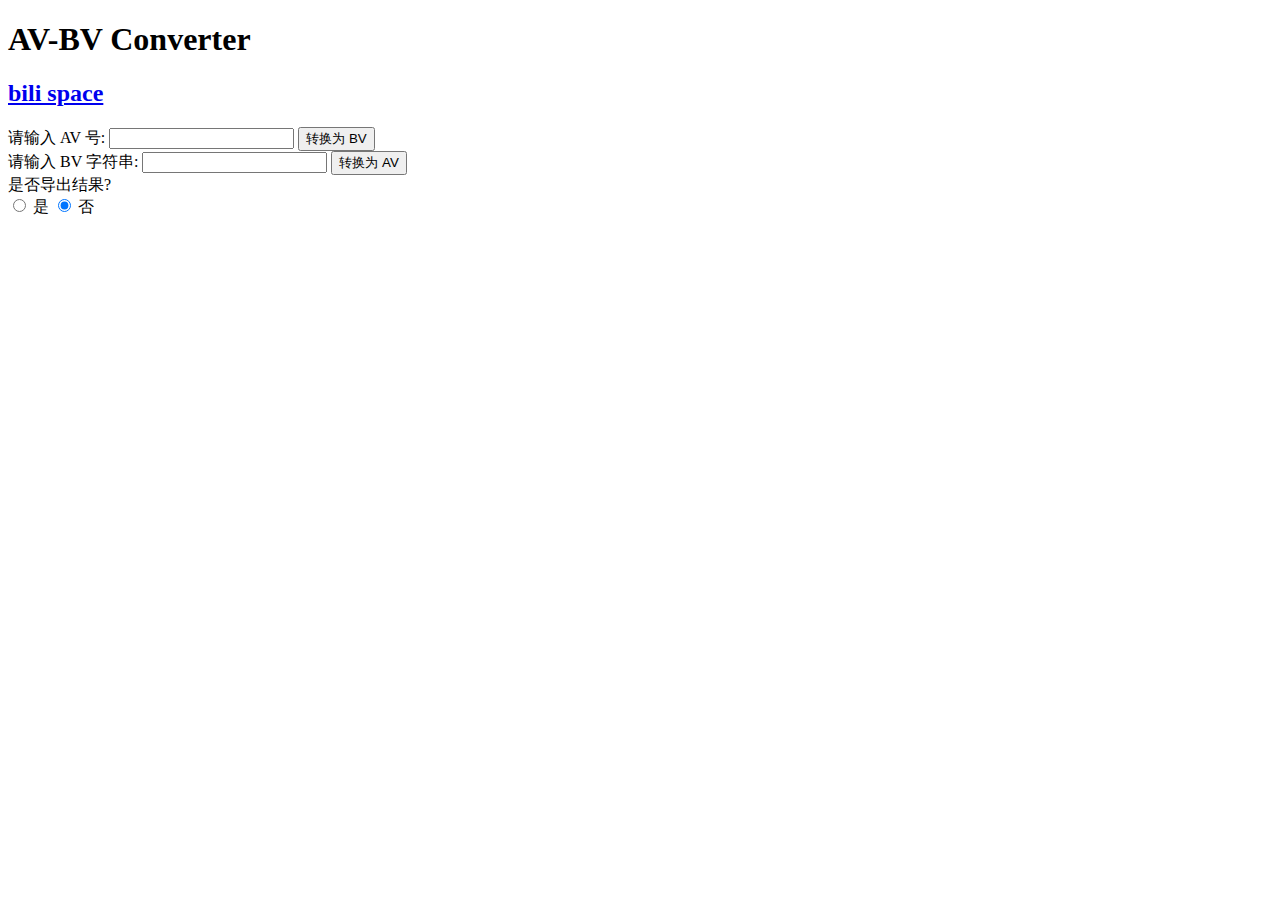
<file: biliTool/index.html>
<!DOCTYPE html>
<html lang="zh">
<head>
    <meta charset="UTF-8">
    <meta name="viewport" content="width=device-width, initial-scale=1.0">
    <link href="https://7trees.cn/static/css/tailwind.min.css" rel="stylesheet">
    <title>AV-BV Converter</title>
    <style>
        .result {
            margin-top: 20px;
        }
    </style>
</head>
<body class="bg-gray-100">
    <div class="container mx-auto p-6">
        <h1 class="text-2xl font-bold mb-4 text-center">AV-BV Converter</h1>
        <h2 class="text-xl font-bold mb-4"><a href="https://b23.tv/cTvrduX">bili space</a></h2>

        <form id="conversionForm" class="bg-white shadow-md rounded px-8 pt-6 pb-8 mb-4">
            <div class="mb-4">
                <label for="av" class="block text-gray-700 text-sm font-bold mb-2">请输入 AV 号:</label>
                <input type="number" name="av" id="av" class="block w-full p-2 border border-gray-300 rounded">
                <input type="button" value="转换为 BV" class="bg-blue-500 hover:bg-blue-700 text-white font-bold py-2 px-4 rounded mt-2" onclick="convertToBV()">
            </div>

            <div class="mb-4">
                <label for="BV" class="block text-gray-700 text-sm font-bold mb-2">请输入 BV 字符串:</label>
                <input type="text" name="BV" id="BV" class="block w-full p-2 border border-gray-300 rounded">
                <input type="button" value="转换为 AV" class="bg-blue-500 hover:bg-blue-700 text-white font-bold py-2 px-4 rounded mt-2" onclick="convertToAV()">
            </div>

            <label class="block text-gray-700 text-sm font-bold mb-2">是否导出结果?</label>
            <div class="mb-4">
                <label class="inline-flex items-center">
                    <input type="radio" name="export" value="yes" class="form-radio">
                    <span class="ml-2">是</span>
                </label>
                <label class="inline-flex items-center ml-4">
                    <input type="radio" name="export" value="no" class="form-radio" checked>
                    <span class="ml-2">否</span>
                </label>
            </div>
        </form>

        <div id="result" class="result"></div>
    </div>

    <script>
        const xorn = 177451812;
        const add = 8728348608;
        const s = [11, 10, 3, 8, 4, 6];
        const table = "fZodR9XQDSUm21yCkr6zBqiveYah8bt4xsWpHnJE7jL5VG3guMTKNPAwcF";
        const tr = {};

        for (let i = 0; i < 58; i++) {
            tr[table[i]] = i;
        }

        function dec(x) {
            let r = 0;
            for (let i = 0; i < 6; i++) {
                r += Math.pow(58, i) * tr[x[s[i]]];
            }
            return (r - add) ^ xorn;
        }

        function enc(x) {
            x = (x ^ xorn) + add;
            let r = "BV1  4 1 7  ";
            for (let i = 0; i < 6; i++) {
                r = r.split('');
                r[s[i]] = table[Math.floor(x / Math.pow(58, i)) % 58];
                r = r.join('');
            }
            return r;
        }

        function convertToBV() {
            const av = parseInt(document.getElementById('av').value);
            const result = enc(av);
            displayResult(result, 'BV', av);
        }

        function convertToAV() {
            const BV = document.getElementById('BV').value.trim();
            const result = "av" + dec(BV);
            displayResult(result, 'AV', BV);
        }

        function displayResult(result, type, input) {
            const exportOption = document.querySelector('input[name="export"]:checked').value;
            const resultDiv = document.getElementById('result');
            resultDiv.innerHTML = `<h2 class="text-xl font-bold mb-2">结果:</h2>
                                  <p class="bg-gray-200 p-4 rounded">${result}</p>`;
            if (exportOption === 'yes') {
                exportResult(result, type, input);
            }
        }

        function exportResult(result, type, input) {
            const blob = new Blob([`${input} is converted to:\n${result}`], { type: 'text/plain' });
            const url = URL.createObjectURL(blob);
            const a = document.createElement('a');
            a.href = url;
            a.download = `${type}.txt`;
            document.body.appendChild(a);
            a.click();
            document.body.removeChild(a);
            URL.revokeObjectURL(url);
        }
    </script>
</body>
</html>
</file>
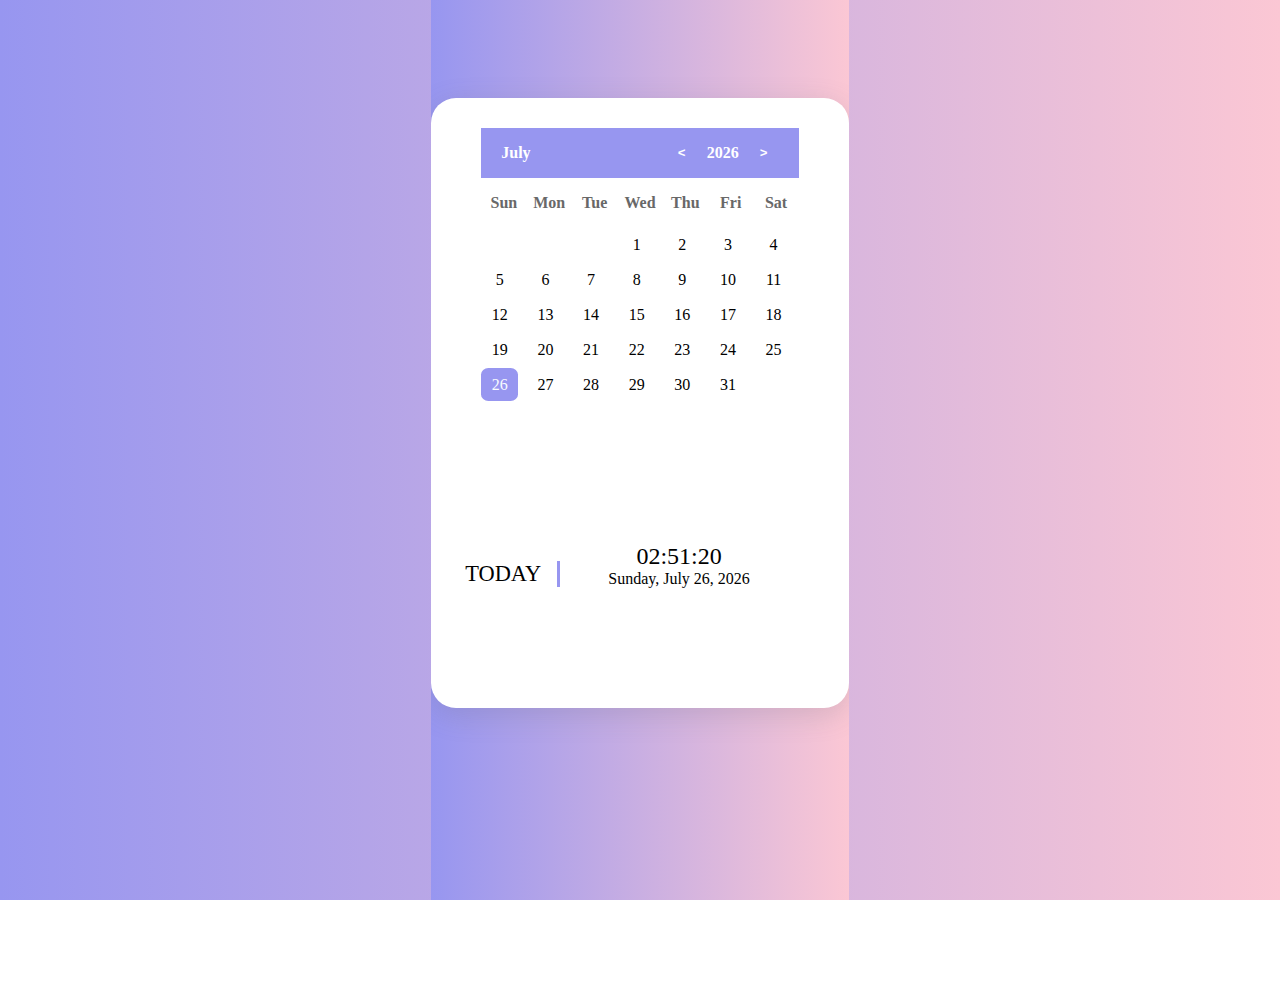
<file: calendar/index.html>
<html lang="en">
  <head>
    <meta charset="UTF-8" />
    <meta http-equiv="X-UA-Compatible" content="IE=edge" />
    <meta name="viewport" content="width=device-width, initial-scale=1.0" />
    <title>Calendar | athenavi.github.io</title>
    <link rel="stylesheet" href="style.css">
    <script src="script.js" defer></script>
  </head>
  <body>
    <div class="contianer">
      <div class="calendar">
        <div class="calendar-header">
          <span class="month-picker" id="month-picker"> May </span>
          <div class="year-picker" id="year-picker">
            <span class="year-change" id="pre-year">
              <pre><</pre>
            </span>
            <span id="year">2025 </span>
            <span class="year-change" id="next-year">
              <pre>></pre>
            </span>
          </div>
        </div>
 
        <div class="calendar-body">
          <div class="calendar-week-days">
            <div>Sun</div>
            <div>Mon</div>
            <div>Tue</div>
            <div>Wed</div>
            <div>Thu</div>
            <div>Fri</div>
            <div>Sat</div>
          </div>
          <div class="calendar-days">
          </div>
        </div>
        <div class="calendar-footer">
        </div>
        <div class="date-time-formate">
          <div class="day-text-formate">TODAY</div>
          <div class="date-time-value">
            <div class="time-formate">02:51:20</div>
            <div class="date-formate">1 - july - 2025</div>
          </div>
        </div>
        <div class="month-list"></div>
      </div>
    </div>
  </body>
</html>
</file>
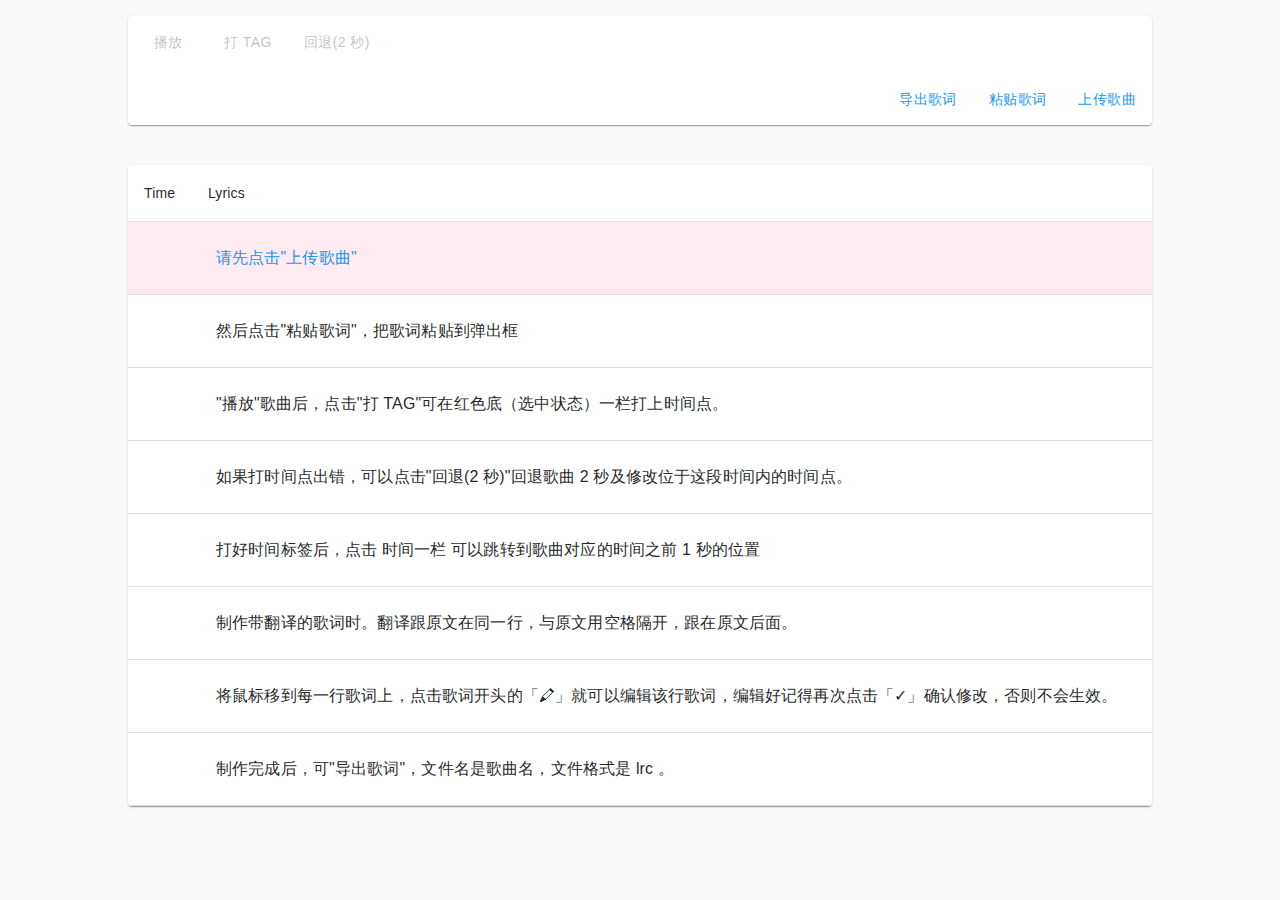
<file: lrc-edit/index.html>
<!DOCTYPE html>
<html lang="en">

<head>
  <meta charset="UTF-8">
  <meta name="viewport" content="width=device-width, initial-scale=1.0">
  <meta http-equiv="X-UA-Compatible" content="ie=edge">
  <link rel="icon" type="image/x-icon" href="https://judes.me/lrc_editor/favicon.ico">
  <title>7trees Lrc Editor</title>
</head>

<body>
  <div id="app"></div>
  <script src="./docs/bundle.js"></script>
</body>

</html>
</file>
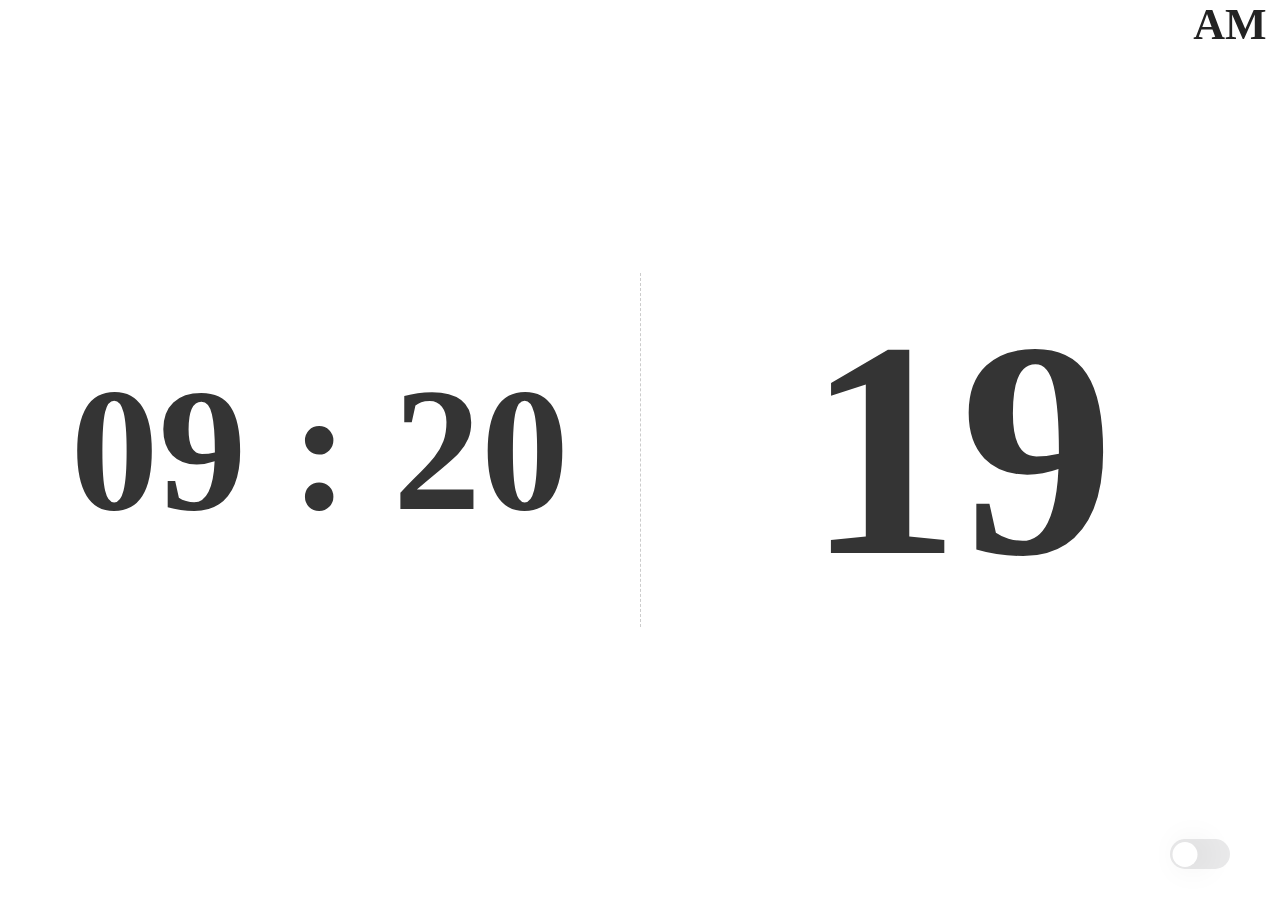
<file: time/index.html>
<!DOCTYPE html>
<html lang="en">

<head>
    <meta charset="UTF-8">
    <meta http-equiv="X-UA-Compatible" content="IE=edge">
    <meta name="viewport" content="width=device-width, initial-scale=1.0">
        <link rel="shortcut icon" href="/staticweb/clock/clock.jpg" type="image/x-icon">
    <title>沉浸时钟</title>
    <style>
        * {
            margin: 0;
            padding: 0;
            box-sizing: border-box;
        }

        /* css全局变量 */
        :root {
            --button-width: 60px;
            --button-height: 30px;
            --circle-d: 25px;
            --circle-long-width: 40px;
            --circle-d-offset: calc((var(--button-height) - var(--circle-d)) / 2);
            --circle-shadow: 8px;
            --color-grey: rgb(233, 233, 234);
            --color-green: rgb(48, 209, 88);
        }

        html {
            font-size: 44px;
        }

        body {
            display: flex;
            align-items: center;
            justify-content: center;
            min-height: 100vh;
            font-weight: 700;
            color: #343434;
        }

        body:hover .clock_right label {
            display: block;

        }

        .btn {
            position: fixed;
            right: 50px;
            bottom: 20px;
        }

        .clock_right label {
            transition: all .4s;
            display: none;
        }

        .clock_right label span {
            position: relative;
            display: inline-block;
            width: var(--button-width);
            height: var(--button-height);
            background-color: var(--color-grey);
            border-radius: calc(var(--button-height)/2);
            cursor: pointer;
            transition: all .3x ease-in-out;
        }

        .clock_right label span::after {
            content: "";
            display: inline-block;
            width: var(--circle-d);
            height: var(--circle-d);
            background-color: #fff;
            border-radius: calc(var(--circle-d)/2);
            position: absolute;
            top: var(--circle-d-offset);
            box-shadow: var(--circle-shadow) 0 calc(var(--circle-shadow) * 4) rgba(0, 0, 0, .10);
            transform: translateX(var(--circle-d-offset));
            transition: all .3s ease-in-out;
        }

        #click {
            display: none;
        }

        #click:checked+span {
            background-color: var(--color-green);
        }

        #click:checked+span::after {
            transform: translateX(calc(var(--button-width) - var(--circle-d) - var(--circle-d-offset)));
            box-shadow: calc(var(--circle-shadow) * -1) 0 calc(var(--circle-shadow) * 4) rgba(0, 0, 0, .10);
        }

        #click:active+span::after {
            width: var(--circle-long-width);
        }

        #click:checked:active+span::after {
            transform: translateX(calc(var(--button-width) - var(--circle-long-width) - var(--circle-d-offset)));
        }

        .clock_left {
            flex: 1;
            font-size: 4rem;
            text-align: center;

        }

        .clock_left .dian {
            animation: ones 1s linear infinite;
        }

        @keyframes ones {

            50% {
                opacity: 1;
            }
        }

        .clock_right {
            flex: 1;
            border-left: 1px dashed #ccc;
        }

        .clock_right .updown {
            position: fixed;
            top: 0;
            right: 0;
            width: 100px;
            height: 50px;
            text-align: center;
            line-height: 50px;
            font-size: 1rem;
            color: #232323;
        }

        .clock_right>span {
            font-size: 7rem;
            display: block;
            text-align: center;
        }




        @media screen and (max-width: 1000px) {
            * {
                margin: 0;
                padding: 0;
                box-sizing: border-box;
            }

            /* css全局变量 */
            :root {
                --button-width: 45px;
                --button-height: 25px;
                --circle-d: 23px;
                --circle-long-width: 30px;
                --circle-d-offset: calc((var(--button-height) - var(--circle-d)) / 2);
                --circle-shadow: 4px;
                --color-grey: rgb(233, 233, 234);
                --color-green: rgb(48, 209, 88);
            }

            html {
                font-size: 16px;
            }

            body {
                display: flex;
                align-items: center;
                justify-content: center;
                max-height: 100vh;
                font-weight: 700;
                color: #343434;
            }

            .btn {
                position: fixed;
                right: 50px;
                bottom: 20px;

            }

            .clock_right label span {
                position: relative;
                display: inline-block;
                width: var(--button-width);
                height: var(--button-height);
                background-color: var(--color-grey);
                border-radius: calc(var(--button-height)/2);
                cursor: pointer;
                transition: all .3x ease-in-out;
            }

            .clock_right label span::after {
                content: "";
                display: inline-block;
                width: var(--circle-d);
                height: var(--circle-d);
                background-color: #fff;
                border-radius: calc(var(--circle-d)/2);
                position: absolute;
                top: var(--circle-d-offset);
                box-shadow: var(--circle-shadow) 0 calc(var(--circle-shadow) * 4) rgba(0, 0, 0, .10);
                transform: translateX(var(--circle-d-offset));
                transition: all .3s ease-in-out;
            }

            #click {
                display: none;
            }

            #click:checked+span {
                background-color: var(--color-green);
            }

            #click:checked+span::after {
                transform: translateX(calc(var(--button-width) - var(--circle-d) - var(--circle-d-offset)));
                box-shadow: calc(var(--circle-shadow) * -1) 0 calc(var(--circle-shadow) * 4) rgba(0, 0, 0, .10);
            }

            #click:active+span::after {
                width: var(--circle-long-width);
            }

            #click:checked:active+span::after {
                transform: translateX(calc(var(--button-width) - var(--circle-long-width) - var(--circle-d-offset)));
            }



            .clock_left {
                flex: 1;
                font-size: 3rem;
                text-align: center;

            }

            .clock_left .dian {
                /*animation: ones 1s linear infinite;*/
            }

            @keyframes ones {
                50% {
                    opacity: 1;
                }
            }

            .clock_right {
                flex: 1;
                border-left: 1px dashed #ccc;
            }

            .clock_right .updown {
                position: fixed;
                top: 0;
                right: 0;
                width: 100px;
                height: 50px;
                text-align: center;
                line-height: 50px;
                font-size: 1rem;
                color: #232323;
            }

            .clock_right>span {
                font-size: 7rem;
                display: block;
                text-align: center;
            }
        }



        @media screen and (max-width: 400px) {
            * {
                margin: 0;
                padding: 0;
                box-sizing: border-box;
            }

            /* css全局变量 */
            :root {
                --button-width: 35px;
                --button-height: 20px;
                --circle-d: 16px;
                --circle-long-width: 25px;
                --circle-d-offset: calc((var(--button-height) - var(--circle-d)) / 2);
                --circle-shadow: 4px;
                --color-grey: rgb(233, 233, 234);
                --color-green: rgb(48, 209, 88);
            }

            html {
                font-size: 14px;
            }

            body {
                display: flex;
                align-items: center;
                justify-content: center;
                max-height: 100vh;
                font-weight: 700;
                color: #343434;
            }

            .btn {
                position: fixed;
                right: 30px;
                bottom: 20px;
            }

            .clock_right label span {
                position: relative;
                display: inline-block;
                width: var(--button-width);
                height: var(--button-height);
                background-color: var(--color-grey);
                border-radius: calc(var(--button-height)/2);
                cursor: pointer;
                transition: all .3x ease-in-out;
            }

            .clock_right label span::after {
                content: "";
                display: inline-block;
                width: var(--circle-d);
                height: var(--circle-d);
                background-color: #fff;
                border-radius: calc(var(--circle-d)/2);
                position: absolute;
                top: var(--circle-d-offset);
                box-shadow: var(--circle-shadow) 0 calc(var(--circle-shadow) * 4) rgba(0, 0, 0, .10);
                transform: translateX(var(--circle-d-offset));
                transition: all .3s ease-in-out;
            }

            #click {
                display: none;
            }

            #click:checked+span {
                background-color: var(--color-green);
            }

            #click:checked+span::after {
                transform: translateX(calc(var(--button-width) - var(--circle-d) - var(--circle-d-offset)));
                box-shadow: calc(var(--circle-shadow) * -1) 0 calc(var(--circle-shadow) * 4) rgba(0, 0, 0, .10);
            }

            #click:active+span::after {
                width: var(--circle-long-width);
            }

            #click:checked:active+span::after {
                transform: translateX(calc(var(--button-width) - var(--circle-long-width) - var(--circle-d-offset)));
            }



            .clock_left {
                flex: 1;
                font-size: 3rem;
                text-align: center;

            }

            .clock_left .dian {
                animation: ones 1s linear infinite;
            }

            @keyframes ones {
                0% {
                    opacity: 0;
                }

                60% {
                    opacity: 0;
                }

                100% {
                    opacity: 1;
                }
            }

            .clock_right {
                flex: 1;
                border-left: 1px dashed #ccc;
            }

            .clock_right .updown {
                position: fixed;
                top: 0;
                right: 0;
                width: 100px;
                height: 50px;
                text-align: center;
                line-height: 50px;
                font-size: 1rem;
                color: #232323;
            }

            .clock_right>span {
                font-size: 7rem;
                display: block;
                text-align: center;
            }
        }
    </style>
</head>

<body>
    <div class="clock_left">
        <span class="hour"></span>
        <span class="dian">:</span>
        <span class="minutes"></span>
    </div>
    <div class="clock_right">
        <span class="updown">AM</span>
        <span class="seconds"></span>
        <label for="click" class="btn">
            <input type="checkbox" id="click">
            <span onclick="changeBg()"></span>
        </label>
    </div>

    <script>
        let hour = document.querySelector('.hour');
        let minutes = document.querySelector('.minutes');
        let updown = document.querySelector('.updown');
        let seconds = document.querySelector('.seconds');

        function clock() {
            var date = new Date();
            let h = date.getHours();
            if (h > 12) {
                h -= 12;
                updown.innerHTML = "PM";
            }
            h = h < 10 ? '0' + h : h;
            let m = date.getMinutes();
            m = m < 10 ? '0' + m : m;
            let s = date.getSeconds();
            s = s < 10 ? '0' + s : s;

            hour.innerHTML = h;
            minutes.innerHTML = m;
            seconds.innerHTML = s;
        };
        var i = 1;
        function changeBg() {
            let updown = document.querySelector('.updown');
            if (i == 1) {
                document.body.style.backgroundColor = "#232323";
                document.body.style.color = "#fff";
                updown.style.color = "#fff";
                i = 0;
            } else {
                document.body.style.backgroundColor = "#fff";
                document.body.style.color = "#343434";
                updown.style.color = "#343434";
                i = 1;
            }
        };
        
        clock();
        setInterval(clock, 1000);
    </script>
</body>

</html>
</file>
<file: static/css/noscript.css>
/* BG */

	body.is-preload #bg:before {
		background-color: transparent;
	}

/* Header */

	body.is-preload #header {
		-moz-filter: none;
		-webkit-filter: none;
		-ms-filter: none;
		filter: none;
	}

		body.is-preload #header > * {
			opacity: 1;
		}

		body.is-preload #header .content .inner {
			max-height: none;
			padding: 3rem 2rem;
			opacity: 1;
		}

/* Main */

	#main article {
		opacity: 1;
		margin: 4rem 0 0 0;
	}
</file>
<file: calendar/style.css>
:root {
    --dark-text: #f8fbff;
    --light-body: #f3f8fe;
    --light-main: #fdfdfd;
    --light-second: #c3c2c8;
    --light-hover: #f0f0f0;
    --light-text: #151426;
    --light-btn: #9796f0;
    --blue: #0000ff;
    --white: #fff;
    --shadow: rgba(100, 100, 111, 0.2) 0px 7px 29px 0px;
    --font-family: consolas;
  }
  * {
    padding: 0;
    margin: 0;
    box-sizing: border-box;
  }
  html,
  body {
    place-items: center;
    font-family: var(--font-family);
    background:linear-gradient(to right, #9796f0, #fbc7d4);
    overflow: hidden;
  }
  .contianer {
    width: max-content;
    height: max-content;
    position: relative;
    display: flex;
    padding: 2% 0px 0px 0px;
    justify-content: center;
    top: 10%;
    right: 0%;
    width: 100%;
    height: 100%;
  }
  .calendar {
    height: 610px;
    width: max-content;
    background-color: white;
    border-radius: 25px;
    overflow: hidden;
    padding: 30px 50px 0px 50px;
  }
  .calendar {
    box-shadow: var(--shadow);
  }
  .calendar-header {
    background: #9796f0;
    display: flex;
    justify-content: space-between;
    align-items: center;
    font-weight: 700;
    color: var(--white);
    padding: 10px;
  }
  .calendar-body {
    pad: 10px;
  }
  .calendar-week-days {
    display: grid;
    grid-template-columns: repeat(7, 1fr);
    font-weight: 600;
    cursor: pointer;
    color:rgb(104, 104, 104);
  }
  .calendar-week-days div:hover {
  color:black;
  transform: scale(1.2);
  transition: all .2s ease-in-out;
  }
  .calendar-week-days div {
    display: grid;
    place-items: center;
    color: var(--bg-second);
    height: 50px;
  }
  .calendar-days {
    display: grid;
    grid-template-columns: repeat(7, 1fr);
    gap: 2px;
    color: var(--color-txt);
  }
  .calendar-days div {
    width: 37px;
    height: 33px;
    display: flex;
    align-items: center;
    justify-content: center;
    padding: 5px;
    position: relative;
    cursor: pointer;
    animation: to-top 1s forwards;
  }
  .month-picker {
    padding: 5px 10px;
    border-radius: 10px;
    cursor: pointer;
  }
  .month-picker:hover {
    background-color: var(--color-hover);
  }
  .month-picker:hover {
    color: var(--color-txt);
  }
  .year-picker {
    display: flex;
    align-items: center;
  }
  .year-change {
    height: 30px;
    width: 30px;
    border-radius: 50%;
    display: grid;
    place-items: center;
    margin: 0px 10px;
    cursor: pointer;
  }
  .year-change:hover {
    background-color: var(--light-btn);
    transition:all .2s ease-in-out ;
    transform: scale(1.12);
  }
  .year-change:hover pre {
    color: var(--bg-body);
  }
  .calendar-footer {
    padding: 10px;
    display: flex;
    justify-content: flex-end;
    align-items: center;
  }
  #year:hover{
    cursor: pointer;
    transform: scale(1.2);
    transition: all 0.2 ease-in-out;
  }
  .calendar-days div span {
    position: absolute;
  }
   .calendar-days div:hover {
    transition: width 0.2s ease-in-out, height 0.2s ease-in-out;
    background-color: #fbc7d4;
    border-radius: 20%;
    color: var(--dark-text);
  }
  .calendar-days div.current-date {
    color: var(--dark-text);
    background-color: var(--light-btn);
    border-radius: 20%;
  }
  .month-list {
    position: relative;
    left: 0;
    top: -50px;
    background-color: #ebebeb;
    color: var(--light-text);
    display: grid;
    grid-template-columns: repeat(3, auto);
    gap: 5px;
    border-radius: 20px;
  }
  .month-list > div {
    display: grid;
    place-content: center;
    margin: 5px 10px;
    transition: all 0.2s ease-in-out;
  }
  .month-list > div > div {
    border-radius: 15px;
    padding: 10px;
    cursor: pointer;
  }
  .month-list > div > div:hover {
    background-color:var(--light-btn);
    color: var(--dark-text);
    transform: scale(0.9);
    transition: all 0.2s ease-in-out;
  }
  .month-list.show {
    visibility: visible;
    pointer-events: visible;
    transition: 0.6s ease-in-out;
    animation: to-left .71s forwards;
  }
  .month-list.hideonce{
    visibility: hidden;
  }
  .month-list.hide {
    animation: to-right 1s forwards;
    visibility: none;
    pointer-events: none;
  }
  .date-time-formate {
    width: max-content;
    height: max-content;
    font-family: Dubai Light, Century Gothic;
    position: relative;
    display: inline;
    top: 140px;
    justify-content: center;
  }
  .day-text-formate {
    font-family: Microsoft JhengHei UI;
    font-size: 1.4rem;
    padding-right: 5%;
    border-right: 3px solid #9796f0;
    position: absolute;
    left: -1rem;
  }
  .date-time-value {
    display: block;
    height: max-content;
    width: max-content;
    position: relative;
    left: 40%;
    top: -18px;
    text-align: center;
  }
  .time-formate {
    font-size: 1.5rem;
  }
  .time-formate.hideTime {
    animation: hidetime 1.5s forwards;
  }
  .day-text-formate.hidetime {
    animation: hidetime 1.5s forwards;
  }
  .date-formate.hideTime {
    animation: hidetime 1.5s forwards;
  }
  .day-text-formate.showtime{
    animation: showtime 1s forwards;
  }
  .time-formate.showtime {
    animation: showtime 1s forwards;
  }
  .date-formate.showtime {
    animation: showtime 1s forwards;
  }
  @keyframes to-top {
    0% {
      transform: translateY(0);
      opacity: 0;
    }
    100% {
      transform: translateY(100%);
      opacity: 1;
    }
  }
  @keyframes to-left {
    0% {
      transform: translatex(230%);
      opacity: 1;
    }
    100% {
      transform: translatex(0);
      opacity: 1;
    }
  }
  @keyframes to-right {
    10% {
      transform: translatex(0);
      opacity: 1;
    }
    100% {
      transform: translatex(-150%);
      opacity: 1;
    }
  }
  @keyframes showtime {
    0% {
      transform: translatex(250%);
      opacity: 1;
    }
    100% {
      transform: translatex(0%);
      opacity: 1;
    }
  }
  @keyframes hidetime {
    0% {
      transform: translatex(0%);
      opacity: 1;
    }
    100% {
      transform: translatex(-370%);
      opacity: 1;
    }
  }
  @media (max-width:375px) {
    .month-list>div{
  
      margin: 5px 0px;
    }
  }
</file>
<file: static/css/main.css>
@import url(fontawesome-all.min.css);
@import url("css.css");
html, body, div, span, applet, object,
iframe, h1, h2, h3, h4, h5, h6, p, blockquote,
pre, a, abbr, acronym, address, big, cite,
code, del, dfn, em, img, ins, kbd, q, s, samp,
small, strike, strong, sub, sup, tt, var, b,
u, i, center, dl, dt, dd, ol, ul, li, fieldset,
form, label, legend, table, caption, tbody,
tfoot, thead, tr, th, td, article, aside,
canvas, details, embed, figure, figcaption,
footer, header, hgroup, menu, nav, output, ruby,
section, summary, time, mark, audio, video {
	margin: 0;
	padding: 0;
	border: 0;
	font-size: 100%;
	font: inherit;
	vertical-align: baseline;}

article, aside, details, figcaption, figure,
footer, header, hgroup, menu, nav, section {
	display: block;}

body {
	line-height: 1;
}

ol, ul {
	list-style: none;
}

blockquote, q {
	quotes: none;
}

	blockquote:before, blockquote:after, q:before, q:after {
		content: '';
		content: none;
	}

table {
	border-collapse: collapse;
	border-spacing: 0;
}

body {
	-webkit-text-size-adjust: none;
}

mark {
	background-color: transparent;
	color: inherit;
}

input::-moz-focus-inner {
	border: 0;
	padding: 0;
}

input, select, textarea {
	-moz-appearance: none;
	-webkit-appearance: none;
	-ms-appearance: none;
	appearance: none;
}

/* Basic */

	@-ms-viewport {
		width: device-width;
	}

	@media screen and (max-width: 480px) {

		html, body {
			min-width: 320px;
		}

	}

	html {
		box-sizing: border-box;
	}

	*, *:before, *:after {
		box-sizing: inherit;
	}

	body {
		background: #1b1f22;
	}

		body.is-preload *, body.is-preload *:before, body.is-preload *:after {
			-moz-animation: none !important;
			-webkit-animation: none !important;
			-ms-animation: none !important;
			animation: none !important;
			-moz-transition: none !important;
			-webkit-transition: none !important;
			-ms-transition: none !important;
			transition: none !important;
		}

/* Type */

	html {
		font-size: 16pt;
	}

		@media screen and (max-width: 1680px) {

			html {
				font-size: 12pt;
			}

		}

		@media screen and (max-width: 736px) {

			html {
				font-size: 11pt;
			}

		}

		@media screen and (max-width: 360px) {

			html {
				font-size: 10pt;
			}

		}

	body, input, select, textarea {
		color: #ffffff;
		font-family: "Source Sans Pro", sans-serif;
		font-weight: 300;
		font-size: 1rem;
		line-height: 1.65;
	}

	a {
		-moz-transition: color 0.2s ease-in-out, background-color 0.2s ease-in-out, border-bottom-color 0.2s ease-in-out;
		-webkit-transition: color 0.2s ease-in-out, background-color 0.2s ease-in-out, border-bottom-color 0.2s ease-in-out;
		-ms-transition: color 0.2s ease-in-out, background-color 0.2s ease-in-out, border-bottom-color 0.2s ease-in-out;
		transition: color 0.2s ease-in-out, background-color 0.2s ease-in-out, border-bottom-color 0.2s ease-in-out;
		/*border-bottom: dotted 1px rgba(255, 255, 255, 0.5);*/
		text-decoration: none;
		color: inherit;
	}

		a:hover {
			border-bottom-color: transparent;
		}

	strong, b {
		color: #ffffff;
		font-weight: 600;
	}

	em, i {
		font-style: italic;
	}

	p {
		margin: 0 0 2rem 0;
	}

	h1, h2, h3, h4, h5, h6 {
		color: #ffffff;
		font-weight: 600;
		line-height: 1.5;
		margin: 0 0 1rem 0;
		text-transform: uppercase;
		letter-spacing: 0.2rem;
	}

		h1 a, h2 a, h3 a, h4 a, h5 a, h6 a {
			color: inherit;
			text-decoration: none;
		}

		h1.major, h2.major, h3.major, h4.major, h5.major, h6.major {
			border-bottom: solid 1px #ffffff;
			width: -moz-max-content;
			width: -webkit-max-content;
			width: -ms-max-content;
			width: max-content;
			padding-bottom: 0.5rem;
			margin: 0 0 2rem 0;
		}

	h1 {
		font-size: 2.25rem;
		line-height: 1.3;
		letter-spacing: 0.5rem;
	}

	h2 {
		font-size: 1.5rem;
		line-height: 1.4;
		letter-spacing: 0.5rem;
	}

	h3 {
		font-size: 1rem;
	}

	h4 {
		font-size: 0.8rem;
	}

	h5 {
		font-size: 0.7rem;
	}

	h6 {
		font-size: 0.6rem;
	}

	@media screen and (max-width: 736px) {

		h1 {
			font-size: 1.75rem;
			line-height: 1.4;
		}

		h2 {
			font-size: 1.25em;
			line-height: 1.5;
		}

	}

	sub {
		font-size: 0.8rem;
		position: relative;
		top: 0.5rem;
	}

	sup {
		font-size: 0.8rem;
		position: relative;
		top: -0.5rem;
	}

	blockquote {
		border-left: solid 4px #ffffff;
		font-style: italic;
		margin: 0 0 2rem 0;
		padding: 0.5rem 0 0.5rem 2rem;
	}

	code {
		background: rgba(255, 255, 255, 0.075);
		border-radius: 4px;
		font-family: "Courier New", monospace;
		font-size: 0.9rem;
		margin: 0 0.25rem;
		padding: 0.25rem 0.65rem;
	}

	pre {
		-webkit-overflow-scrolling: touch;
		font-family: "Courier New", monospace;
		font-size: 0.9rem;
		margin: 0 0 2rem 0;
	}

		pre code {
			display: block;
			line-height: 1.75;
			padding: 1rem 1.5rem;
			overflow-x: auto;
		}

	hr {
		border: 0;
		border-bottom: solid 1px #ffffff;
		margin: 2.75rem 0;
	}

	.align-left {
		text-align: left;
	}

	.align-center {
		text-align: center;
	}

	.align-right {
		text-align: right;
	}

/* Form */

	form {
		margin: 0 0 2rem 0;
	}

		form > :last-child {
			margin-bottom: 0;
		}

		form > .fields {
			display: -moz-flex;
			display: -webkit-flex;
			display: -ms-flex;
			display: flex;
			-moz-flex-wrap: wrap;
			-webkit-flex-wrap: wrap;
			-ms-flex-wrap: wrap;
			flex-wrap: wrap;
			width: calc(100% + 3rem);
			margin: -1.5rem 0 2rem -1.5rem;
		}

			form > .fields > .field {
				-moz-flex-grow: 0;
				-webkit-flex-grow: 0;
				-ms-flex-grow: 0;
				flex-grow: 0;
				-moz-flex-shrink: 0;
				-webkit-flex-shrink: 0;
				-ms-flex-shrink: 0;
				flex-shrink: 0;
				padding: 1.5rem 0 0 1.5rem;
				width: calc(100% - 1.5rem);
			}

				form > .fields > .field.half {
					width: calc(50% - 0.75rem);
				}

				form > .fields > .field.third {
					width: calc(100%/3 - 0.5rem);
				}

				form > .fields > .field.quarter {
					width: calc(25% - 0.375rem);
				}

		@media screen and (max-width: 480px) {

			form > .fields {
				width: calc(100% + 3rem);
				margin: -1.5rem 0 2rem -1.5rem;
			}

				form > .fields > .field {
					padding: 1.5rem 0 0 1.5rem;
					width: calc(100% - 1.5rem);
				}

					form > .fields > .field.half {
						width: calc(100% - 1.5rem);
					}

					form > .fields > .field.third {
						width: calc(100% - 1.5rem);
					}

					form > .fields > .field.quarter {
						width: calc(100% - 1.5rem);
					}

		}

	label {
		color: #ffffff;
		display: block;
		font-size: 0.8rem;
		font-weight: 300;
		letter-spacing: 0.2rem;
		line-height: 1.5;
		margin: 0 0 1rem 0;
		text-transform: uppercase;
	}

	input[type="text"],
	input[type="password"],
	input[type="email"],
	input[type="tel"],
	select,
	textarea {
		-moz-appearance: none;
		-webkit-appearance: none;
		-ms-appearance: none;
		appearance: none;
		-moz-transition: border-color 0.2s ease-in-out, box-shadow 0.2s ease-in-out, background-color 0.2s ease-in-out;
		-webkit-transition: border-color 0.2s ease-in-out, box-shadow 0.2s ease-in-out, background-color 0.2s ease-in-out;
		-ms-transition: border-color 0.2s ease-in-out, box-shadow 0.2s ease-in-out, background-color 0.2s ease-in-out;
		transition: border-color 0.2s ease-in-out, box-shadow 0.2s ease-in-out, background-color 0.2s ease-in-out;
		background-color: transparent;
		border-radius: 4px;
		border: solid 1px #ffffff;
		color: inherit;
		display: block;
		outline: 0;
		padding: 0 1rem;
		text-decoration: none;
		width: 100%;
	}

		input[type="text"]:invalid,
		input[type="password"]:invalid,
		input[type="email"]:invalid,
		input[type="tel"]:invalid,
		select:invalid,
		textarea:invalid {
			box-shadow: none;
		}

		input[type="text"]:focus,
		input[type="password"]:focus,
		input[type="email"]:focus,
		input[type="tel"]:focus,
		select:focus,
		textarea:focus {
			background: rgba(255, 255, 255, 0.075);
			border-color: #ffffff;
			box-shadow: 0 0 0 1px #ffffff;
		}

	select {
		background-image: url("data:image/svg+xml;charset=utf8,%3Csvg xmlns='http://www.w3.org/2000/svg' width='40' height='40' preserveAspectRatio='none' viewBox='0 0 40 40'%3E%3Cpath d='M9.4,12.3l10.4,10.4l10.4-10.4c0.2-0.2,0.5-0.4,0.9-0.4c0.3,0,0.6,0.1,0.9,0.4l3.3,3.3c0.2,0.2,0.4,0.5,0.4,0.9 c0,0.4-0.1,0.6-0.4,0.9L20.7,31.9c-0.2,0.2-0.5,0.4-0.9,0.4c-0.3,0-0.6-0.1-0.9-0.4L4.3,17.3c-0.2-0.2-0.4-0.5-0.4-0.9 c0-0.4,0.1-0.6,0.4-0.9l3.3-3.3c0.2-0.2,0.5-0.4,0.9-0.4S9.1,12.1,9.4,12.3z' fill='%23ffffff' /%3E%3C/svg%3E");
		background-size: 1.25rem;
		background-repeat: no-repeat;
		background-position: calc(100% - 1rem) center;
		height: 2.75rem;
		padding-right: 2.75rem;
		text-overflow: ellipsis;
	}

		select option {
			color: #ffffff;
			background: #1b1f22;
		}

		select:focus::-ms-value {
			background-color: transparent;
		}

		select::-ms-expand {
			display: none;
		}

	input[type="text"],
	input[type="password"],
	input[type="email"],
	select {
		height: 2.75rem;
	}

	textarea {
		padding: 0.75rem 1rem;
	}

	input[type="checkbox"],
	input[type="radio"] {
		-moz-appearance: none;
		-webkit-appearance: none;
		-ms-appearance: none;
		appearance: none;
		display: block;
		float: left;
		margin-right: -2rem;
		opacity: 0;
		width: 1rem;
		z-index: -1;
	}

		input[type="checkbox"] + label,
		input[type="radio"] + label {
			text-decoration: none;
			-moz-user-select: none;
			-webkit-user-select: none;
			-ms-user-select: none;
			user-select: none;
			color: #ffffff;
			cursor: pointer;
			display: inline-block;
			font-size: 0.8rem;
			font-weight: 300;
			margin: 0 0 0.5rem 0;
			padding-left: 2.65rem;
			padding-right: 0.75rem;
			position: relative;
		}

			input[type="checkbox"] + label:before,
			input[type="radio"] + label:before {
				-moz-osx-font-smoothing: grayscale;
				-webkit-font-smoothing: antialiased;
				display: inline-block;
				font-style: normal;
				font-variant: normal;
				text-rendering: auto;
				line-height: 1;
				text-transform: none !important;
				font-family: 'Font Awesome 5 Free';
				font-weight: 900;
			}

			input[type="checkbox"] + label:before,
			input[type="radio"] + label:before {
				-moz-transition: border-color 0.2s ease-in-out, box-shadow 0.2s ease-in-out, background-color 0.2s ease-in-out;
				-webkit-transition: border-color 0.2s ease-in-out, box-shadow 0.2s ease-in-out, background-color 0.2s ease-in-out;
				-ms-transition: border-color 0.2s ease-in-out, box-shadow 0.2s ease-in-out, background-color 0.2s ease-in-out;
				transition: border-color 0.2s ease-in-out, box-shadow 0.2s ease-in-out, background-color 0.2s ease-in-out;
				border-radius: 4px;
				border: solid 1px #ffffff;
				content: '';
				display: inline-block;
				height: 1.65rem;
				left: 0;
				line-height: 1.65rem;
				position: absolute;
				text-align: center;
				top: -0.15rem;
				width: 1.65rem;
			}

		input[type="checkbox"]:checked + label:before,
		input[type="radio"]:checked + label:before {
			background: #ffffff !important;
			border-color: #ffffff !important;
			color: #1b1f22;
			content: '\f00c';
		}

		input[type="checkbox"]:focus + label:before,
		input[type="radio"]:focus + label:before {
			background: rgba(255, 255, 255, 0.075);
			border-color: #ffffff;
			box-shadow: 0 0 0 1px #ffffff;
		}

	input[type="checkbox"] + label:before {
		border-radius: 4px;
	}

	input[type="radio"] + label:before {
		border-radius: 100%;
	}

	::-webkit-input-placeholder {
		color: rgba(255, 255, 255, 0.5) !important;
		opacity: 1.0;
	}

	:-moz-placeholder {
		color: rgba(255, 255, 255, 0.5) !important;
		opacity: 1.0;
	}

	::-moz-placeholder {
		color: rgba(255, 255, 255, 0.5) !important;
		opacity: 1.0;
	}

	:-ms-input-placeholder {
		color: rgba(255, 255, 255, 0.5) !important;
		opacity: 1.0;
	}

	.formerize-placeholder {
		color: rgba(255, 255, 255, 0.5) !important;
		opacity: 1.0;
	}

/* Box */

	.box {
		border-radius: 4px;
		border: solid 1px #ffffff;
		margin-bottom: 2rem;
		padding: 1.5em;
	}

		.box > :last-child,
		.box > :last-child > :last-child,
		.box > :last-child > :last-child > :last-child {
			margin-bottom: 0;
		}

		.box.alt {
			border: 0;
			border-radius: 0;
			padding: 0;
		}

/* Icon */

	.icon {
		text-decoration: none;
		border-bottom: none;
		position: relative;
	}

		.icon:before {
			-moz-osx-font-smoothing: grayscale;
			-webkit-font-smoothing: antialiased;
			display: inline-block;
			font-style: normal;
			font-variant: normal;
			text-rendering: auto;
			line-height: 1;
			text-transform: none !important;
			font-family: 'Font Awesome 5 Free';
			font-weight: 400;
		}

		.icon > .label {
			display: none;
		}

		.icon:before {
			line-height: inherit;
		}

		.icon.solid:before {
			font-weight: 900;
		}

		.icon.brands:before {
			font-family: 'Font Awesome 5 Brands';
		}

/* Image */

	.image {
		border-radius: 4px;
		border: 0;
		display: inline-block;
		position: relative;
	}

		.image:before {
			pointer-events: none;
			background-image: url("http://hbhdy.com/images/overlay.png");
			background-color: rgba(19, 21, 25, 0.5);
			border-radius: 4px;
			content: '';
			display: block;
			height: 100%;
			left: 0;
			opacity: 0.5;
			position: absolute;
			top: 0;
			width: 100%;
		}

		.image img {
			border-radius: 4px;
			display: block;
		}

		.image.left, .image.right {
			max-width: 40%;
		}

			.image.left img, .image.right img {
				width: 100%;
			}

		.image.left {
			float: left;
			padding: 0 1.5em 1em 0;
			top: 0.25em;
		}

		.image.right {
			float: right;
			padding: 0 0 1em 1.5em;
			top: 0.25em;
		}

		.image.fit {
			display: block;
			margin: 0 0 2rem 0;
			width: 100%;
		}

			.image.fit img {
				width: 100%;
			}

		.image.main {
			display: block;
			margin: 2.5rem 0;
			width: 100%;
		}

			.image.main img {
				width: 100%;
			}

		@media screen and (max-width: 736px) {

			.image.main {
				margin: 2rem 0;
			}

		}

		@media screen and (max-width: 480px) {

			.image.main {
				margin: 1.5rem 0;
			}

		}

/* List */

	ol {
		list-style: decimal;
		margin: 0 0 2rem 0;
		padding-left: 1.25em;
	}

		ol li {
			padding-left: 0.25em;
		}

	ul {
		list-style: disc;
		margin: 0 0 2rem 0;
		padding-left: 1em;
	}

		ul li {
			padding-left: 0.5em;
		}

		ul.alt {
			list-style: none;
			padding-left: 0;
		}

			ul.alt li {
				border-top: solid 1px #ffffff;
				padding: 0.5em 0;
			}

				ul.alt li:first-child {
					border-top: 0;
					padding-top: 0;
				}

	dl {
		margin: 0 0 2rem 0;
	}

		dl dt {
			display: block;
			font-weight: 600;
			margin: 0 0 1rem 0;
		}

		dl dd {
			margin-left: 2rem;
		}

/* Actions */

	ul.actions {
		display: -moz-flex;
		display: -webkit-flex;
		display: -ms-flex;
		display: flex;
		cursor: default;
		list-style: none;
		margin-left: -1rem;
		padding-left: 0;
	}

		ul.actions li {
			padding: 0 0 0 1rem;
			vertical-align: middle;
		}

		ul.actions.special {
			-moz-justify-content: center;
			-webkit-justify-content: center;
			-ms-justify-content: center;
			justify-content: center;
			width: 100%;
			margin-left: 0;
		}

			ul.actions.special li:first-child {
				padding-left: 0;
			}

		ul.actions.stacked {
			-moz-flex-direction: column;
			-webkit-flex-direction: column;
			-ms-flex-direction: column;
			flex-direction: column;
			margin-left: 0;
		}

			ul.actions.stacked li {
				padding: 1.3rem 0 0 0;
			}

				ul.actions.stacked li:first-child {
					padding-top: 0;
				}

		ul.actions.fit {
			width: calc(100% + 1rem);
		}

			ul.actions.fit li {
				-moz-flex-grow: 1;
				-webkit-flex-grow: 1;
				-ms-flex-grow: 1;
				flex-grow: 1;
				-moz-flex-shrink: 1;
				-webkit-flex-shrink: 1;
				-ms-flex-shrink: 1;
				flex-shrink: 1;
				width: 100%;
			}

				ul.actions.fit li > * {
					width: 100%;
				}

			ul.actions.fit.stacked {
				width: 100%;
			}

		@media screen and (max-width: 480px) {

			ul.actions:not(.fixed) {
				-moz-flex-direction: column;
				-webkit-flex-direction: column;
				-ms-flex-direction: column;
				flex-direction: column;
				margin-left: 0;
				width: 100% !important;
			}

				ul.actions:not(.fixed) li {
					-moz-flex-grow: 1;
					-webkit-flex-grow: 1;
					-ms-flex-grow: 1;
					flex-grow: 1;
					-moz-flex-shrink: 1;
					-webkit-flex-shrink: 1;
					-ms-flex-shrink: 1;
					flex-shrink: 1;
					padding: 1rem 0 0 0;
					text-align: center;
					width: 100%;
				}

					ul.actions:not(.fixed) li > * {
						width: 100%;
					}

					ul.actions:not(.fixed) li:first-child {
						padding-top: 0;
					}

					ul.actions:not(.fixed) li input[type="submit"],
					ul.actions:not(.fixed) li input[type="reset"],
					ul.actions:not(.fixed) li input[type="button"],
					ul.actions:not(.fixed) li button,
					ul.actions:not(.fixed) li .button {
						width: 100%;
					}

						ul.actions:not(.fixed) li input[type="submit"].icon:before,
						ul.actions:not(.fixed) li input[type="reset"].icon:before,
						ul.actions:not(.fixed) li input[type="button"].icon:before,
						ul.actions:not(.fixed) li button.icon:before,
						ul.actions:not(.fixed) li .button.icon:before {
							margin-left: -0.5em;
						}

		}

/* Icons */

	ul.icons {
		cursor: default;
		list-style: none;
		padding-left: 0;
	}

		ul.icons li {
			display: inline-block;
			padding: 0 0.75em 0 0;
		}

			ul.icons li:last-child {
				padding-right: 0;
			}

			ul.icons li a {
				border-radius: 100%;
				box-shadow: inset 0 0 0 1px #ffffff;
				display: inline-block;
				height: 2.25rem;
				line-height: 2.25rem;
				text-align: center;
				width: 2.25rem;
			}

				ul.icons li a:hover {
					background-color: rgba(255, 255, 255, 0.075);
				}

				ul.icons li a:active {
					background-color: rgba(255, 255, 255, 0.175);
				}

/* Table */

	.table-wrapper {
		-webkit-overflow-scrolling: touch;
		overflow-x: auto;
	}

	table {
		margin: 0 0 2rem 0;
		width: 100%;
	}

		table tbody tr {
			border: solid 1px #ffffff;
			border-left: 0;
			border-right: 0;
		}

			table tbody tr:nth-child(2n + 1) {
				background-color: rgba(255, 255, 255, 0.075);
			}

		table td {
			padding: 0.75em 0.75em;
		}

		table th {
			color: #ffffff;
			font-size: 0.9em;
			font-weight: 600;
			padding: 0 0.75em 0.75em 0.75em;
			text-align: left;
		}

		table thead {
			border-bottom: solid 2px #ffffff;
		}

		table tfoot {
			border-top: solid 2px #ffffff;
		}

		table.alt {
			border-collapse: separate;
		}

			table.alt tbody tr td {
				border: solid 1px #ffffff;
				border-left-width: 0;
				border-top-width: 0;
			}

				table.alt tbody tr td:first-child {
					border-left-width: 1px;
				}

			table.alt tbody tr:first-child td {
				border-top-width: 1px;
			}

			table.alt thead {
				border-bottom: 0;
			}

			table.alt tfoot {
				border-top: 0;
			}

/* Button */

	input[type="submit"],
	input[type="reset"],
	input[type="button"],
	button,
	.button {
		-moz-appearance: none;
		-webkit-appearance: none;
		-ms-appearance: none;
		appearance: none;
		-moz-transition: background-color 0.2s ease-in-out, color 0.2s ease-in-out;
		-webkit-transition: background-color 0.2s ease-in-out, color 0.2s ease-in-out;
		-ms-transition: background-color 0.2s ease-in-out, color 0.2s ease-in-out;
		transition: background-color 0.2s ease-in-out, color 0.2s ease-in-out;
		background-color: transparent;
		border-radius: 4px;
		border: 0;
		box-shadow: inset 0 0 0 1px #ffffff;
		color: #ffffff !important;
		cursor: pointer;
		display: inline-block;
		font-size: 0.8rem;
		font-weight: 300;
		height: 2.75rem;
		letter-spacing: 0.2rem;
		line-height: 2.75rem;
		outline: 0;
		padding: 0 1.25rem 0 1.35rem;
		text-align: center;
		text-decoration: none;
		text-transform: uppercase;
		white-space: nowrap;
	}

		input[type="submit"]:hover,
		input[type="reset"]:hover,
		input[type="button"]:hover,
		button:hover,
		.button:hover {
			background-color: rgba(255, 255, 255, 0.075);
		}

		input[type="submit"]:active,
		input[type="reset"]:active,
		input[type="button"]:active,
		button:active,
		.button:active {
			background-color: rgba(255, 255, 255, 0.175);
		}

		input[type="submit"].icon:before,
		input[type="reset"].icon:before,
		input[type="button"].icon:before,
		button.icon:before,
		.button.icon:before {
			margin-right: 0.5em;
		}

		input[type="submit"].fit,
		input[type="reset"].fit,
		input[type="button"].fit,
		button.fit,
		.button.fit {
			width: 100%;
		}

		input[type="submit"].small,
		input[type="reset"].small,
		input[type="button"].small,
		button.small,
		.button.small {
			font-size: 0.6rem;
			height: 2.0625rem;
			line-height: 2.0625rem;
		}

		input[type="submit"].primary,
		input[type="reset"].primary,
		input[type="button"].primary,
		button.primary,
		.button.primary {
			background-color: #ffffff;
			color: #1b1f22 !important;
			font-weight: 600;
		}

		input[type="submit"].disabled, input[type="submit"]:disabled,
		input[type="reset"].disabled,
		input[type="reset"]:disabled,
		input[type="button"].disabled,
		input[type="button"]:disabled,
		button.disabled,
		button:disabled,
		.button.disabled,
		.button:disabled {
			pointer-events: none;
			cursor: default;
			opacity: 0.25;
		}

	input[type="submit"],
	input[type="reset"],
	input[type="button"],
	button {
		line-height: calc(2.75rem - 2px);
	}

/* BG */

	#bg {
		-moz-transform: scale(1.0);
		-webkit-transform: scale(1.0);
		-ms-transform: scale(1.0);
		transform: scale(1.0);
		-webkit-backface-visibility: hidden;
		position: fixed;
		top: 0;
		left: 0;
		width: 100%;
		height: 100vh;
		z-index: 1;
	}

		#bg:before, #bg:after {
			content: '';
			display: block;
			position: absolute;
			top: 0;
			left: 0;
			width: 100%;
			height: 100%;
		}

		#bg:before {
			-moz-transition: background-color 2.5s ease-in-out;
			-webkit-transition: background-color 2.5s ease-in-out;
			-ms-transition: background-color 2.5s ease-in-out;
			transition: background-color 2.5s ease-in-out;
			-moz-transition-delay: 0.75s;
			-webkit-transition-delay: 0.75s;
			-ms-transition-delay: 0.75s;
			transition-delay: 0.75s;
			background-image: linear-gradient(to top, rgba(19, 21, 25, 0.5), rgba(19, 21, 25, 0.5)), url("http://hbhdy.com/images/overlay.png");
			background-size: auto,
 256px 256px;
			background-position: center,
 center;
			background-repeat: no-repeat,
 repeat;
			z-index: 2;
		}

		#bg:after {
			-moz-transform: scale(1.125);
			-webkit-transform: scale(1.125);
			-ms-transform: scale(1.125);
			transform: scale(1.125);
			-moz-transition: -moz-transform 0.325s ease-in-out, -moz-filter 0.325s ease-in-out;
			-webkit-transition: -webkit-transform 0.325s ease-in-out, -webkit-filter 0.325s ease-in-out;
			-ms-transition: -ms-transform 0.325s ease-in-out, -ms-filter 0.325s ease-in-out;
			transition: transform 0.325s ease-in-out, filter 0.325s ease-in-out;
			background-image: url("http://hbhdy.com/images/bg.jpg");
			background-position: center;
			background-size: cover;
			background-repeat: no-repeat;
			z-index: 1;
		}

		body.is-article-visible #bg:after {
			-moz-transform: scale(1.0825);
			-webkit-transform: scale(1.0825);
			-ms-transform: scale(1.0825);
			transform: scale(1.0825);
			-moz-filter: blur(0.2rem);
			-webkit-filter: blur(0.2rem);
			-ms-filter: blur(0.2rem);
			filter: blur(0.2rem);
		}

		body.is-preload #bg:before {
			background-color: #000000;
		}

/* Wrapper */

	#wrapper {
		display: -moz-flex;
		display: -webkit-flex;
		display: -ms-flex;
		display: flex;
		-moz-flex-direction: column;
		-webkit-flex-direction: column;
		-ms-flex-direction: column;
		flex-direction: column;
		-moz-align-items: center;
		-webkit-align-items: center;
		-ms-align-items: center;
		align-items: center;
		-moz-justify-content: space-between;
		-webkit-justify-content: space-between;
		-ms-justify-content: space-between;
		justify-content: space-between;
		position: relative;
		min-height: 100vh;
		width: 100%;
		padding: 4rem 2rem;
		z-index: 3;
	}

		#wrapper:before {
			content: '';
			display: block;
		}

		@media screen and (max-width: 1680px) {

			#wrapper {
				padding: 3rem 2rem;
			}

		}

		@media screen and (max-width: 736px) {

			#wrapper {
				padding: 2rem 1rem;
			}

		}

		@media screen and (max-width: 480px) {

			#wrapper {
				padding: 1rem;
			}

		}

/* Header */

	#header {
		display: -moz-flex;
		display: -webkit-flex;
		display: -ms-flex;
		display: flex;
		-moz-flex-direction: column;
		-webkit-flex-direction: column;
		-ms-flex-direction: column;
		flex-direction: column;
		-moz-align-items: center;
		-webkit-align-items: center;
		-ms-align-items: center;
		align-items: center;
		-moz-transition: -moz-transform 0.325s ease-in-out, -moz-filter 0.325s ease-in-out, opacity 0.325s ease-in-out;
		-webkit-transition: -webkit-transform 0.325s ease-in-out, -webkit-filter 0.325s ease-in-out, opacity 0.325s ease-in-out;
		-ms-transition: -ms-transform 0.325s ease-in-out, -ms-filter 0.325s ease-in-out, opacity 0.325s ease-in-out;
		transition: transform 0.325s ease-in-out, filter 0.325s ease-in-out, opacity 0.325s ease-in-out;
		background-image: -moz-radial-gradient(rgba(0, 0, 0, 0.25) 25%, rgba(0, 0, 0, 0) 55%);
		/*background-image: -webkit-radial-gradient(rgba(0, 0, 0, 0.25) 25%, rgba(0, 0, 0, 0) 55%);
		background-image: -ms-radial-gradient(rgba(0, 0, 0, 0.25) 25%, rgba(0, 0, 0, 0) 55%);
		background-image: radial-gradient(rgba(0, 0, 0, 0.25) 25%, rgba(0, 0, 0, 0) 55%);*/
		max-width: 100%;
		text-align: center;
	}

		#header > * {
			-moz-transition: opacity 0.325s ease-in-out;
			-webkit-transition: opacity 0.325s ease-in-out;
			-ms-transition: opacity 0.325s ease-in-out;
			transition: opacity 0.325s ease-in-out;
			position: relative;
			margin-top: 3.5rem;
		}

			#header > *:before {
				content: '';
				display: block;
				position: absolute;
				top: calc(-3.5rem - 1px);
				left: calc(50% - 1px);
				width: 1px;
				height: calc(3.5rem + 1px);
				background: #ffffff;
			}

		#header > :first-child {
			margin-top: 0;
		}

			#header > :first-child:before {
				display: none;
			}

		#header .logo {
			width: 5.5rem;
			height: 5.5rem;
			line-height: 5.5rem;
			border: solid 2px #ffffff;
			border-radius: 100%;
		}

			#header .logo .icon:before {
				font-size: 2rem;
			}

		#header .content {
			border-style: solid;
			border-color: #ffffff;
			border-top-width: 1px;
			border-bottom-width: 1px;
			max-width: 100%;
		}

			#header .content .inner {
				-moz-transition: max-height 0.75s ease, padding 0.75s ease, opacity 0.325s ease-in-out;
				-webkit-transition: max-height 0.75s ease, padding 0.75s ease, opacity 0.325s ease-in-out;
				-ms-transition: max-height 0.75s ease, padding 0.75s ease, opacity 0.325s ease-in-out;
				transition: max-height 0.75s ease, padding 0.75s ease, opacity 0.325s ease-in-out;
				-moz-transition-delay: 0.25s;
				-webkit-transition-delay: 0.25s;
				-ms-transition-delay: 0.25s;
				transition-delay: 0.25s;
				padding: 3rem 2rem;
				max-height: 40rem;
				overflow: hidden;
			}

				#header .content .inner > :last-child {
					margin-bottom: 0;
				}

			#header .content p {
				text-transform: uppercase;
				letter-spacing: 0.2rem;
				font-size: 0.8rem;
				line-height: 2;
			}

		#header nav ul {
			display: -moz-flex;
			display: -webkit-flex;
			display: -ms-flex;
			display: flex;
			margin-bottom: 0;
			list-style: none;
			padding-left: 0;
			border: solid 1px #ffffff;
			border-radius: 4px;
		}

			#header nav ul li {
				padding-left: 0;
				border-left: solid 1px #ffffff;
			}

				#header nav ul li:first-child {
					border-left: 0;
				}

				#header nav ul li a {
					display: block;
					min-width: 7.5rem;
					height: 2.75rem;
					line-height: 2.75rem;
					padding: 0 1.25rem 0 1.45rem;
					text-transform: uppercase;
					letter-spacing: 0.2rem;
					font-size: 0.8rem;
					border-bottom: 0;
				}

					#header nav ul li a:hover {
						background-color: rgba(255, 255, 255, 0.075);
					}

					#header nav ul li a:active {
						background-color: rgba(255, 255, 255, 0.175);
					}

		#header nav.use-middle:after {
			content: '';
			display: block;
			position: absolute;
			top: 0;
			left: calc(50% - 1px);
			width: 1px;
			height: 100%;
			background: #ffffff;
		}

		#header nav.use-middle ul li.is-middle {
			border-left: 0;
		}

		body.is-article-visible #header {
			-moz-transform: scale(0.95);
			-webkit-transform: scale(0.95);
			-ms-transform: scale(0.95);
			transform: scale(0.95);
			-moz-filter: blur(0.1rem);
			-webkit-filter: blur(0.1rem);
			-ms-filter: blur(0.1rem);
			filter: blur(0.1rem);
			opacity: 0;
		}

		body.is-preload #header {
			-moz-filter: blur(0.125rem);
			-webkit-filter: blur(0.125rem);
			-ms-filter: blur(0.125rem);
			filter: blur(0.125rem);
		}

			body.is-preload #header > * {
				opacity: 0;
			}

			body.is-preload #header .content .inner {
				max-height: 0;
				padding-top: 0;
				padding-bottom: 0;
				opacity: 0;
			}

		@media screen and (max-width: 980px) {

			#header .content p br {
				display: none;
			}

		}

		@media screen and (max-width: 736px) {

			#header > * {
				margin-top: 2rem;
			}

				#header > *:before {
					top: calc(-2rem - 1px);
					height: calc(2rem + 1px);
				}

			#header .logo {
				width: 4.75rem;
				height: 4.75rem;
				line-height: 4.75rem;
			}

				#header .logo .icon:before {
					font-size: 1.75rem;
				}

			#header .content .inner {
				padding: 2.5rem 1rem;
			}

			#header .content p {
				line-height: 1.875;
			}

		}

		@media screen and (max-width: 480px) {

			#header {
				padding: 1.5rem 0;
			}

				#header .content .inner {
					padding: 2.5rem 0;
				}

				#header nav ul {
					-moz-flex-direction: column;
					-webkit-flex-direction: column;
					-ms-flex-direction: column;
					flex-direction: column;
					min-width: 10rem;
					max-width: 100%;
				}

					#header nav ul li {
						border-left: 0;
						border-top: solid 1px #ffffff;
					}

						#header nav ul li:first-child {
							border-top: 0;
						}

						#header nav ul li a {
							height: 3rem;
							line-height: 3rem;
							min-width: 0;
							width: 100%;
						}

				#header nav.use-middle:after {
					display: none;
				}

		}

/* Main */

	#main {
		-moz-flex-grow: 1;
		-webkit-flex-grow: 1;
		-ms-flex-grow: 1;
		flex-grow: 1;
		-moz-flex-shrink: 1;
		-webkit-flex-shrink: 1;
		-ms-flex-shrink: 1;
		flex-shrink: 1;
		display: -moz-flex;
		display: -webkit-flex;
		display: -ms-flex;
		display: flex;
		-moz-align-items: center;
		-webkit-align-items: center;
		-ms-align-items: center;
		align-items: center;
		-moz-justify-content: center;
		-webkit-justify-content: center;
		-ms-justify-content: center;
		justify-content: center;
		-moz-flex-direction: column;
		-webkit-flex-direction: column;
		-ms-flex-direction: column;
		flex-direction: column;
		position: relative;
		max-width: 100%;
		z-index: 3;
	}

		#main article {
			-moz-transform: translateY(0.25rem);
			-webkit-transform: translateY(0.25rem);
			-ms-transform: translateY(0.25rem);
			transform: translateY(0.25rem);
			-moz-transition: opacity 0.325s ease-in-out, -moz-transform 0.325s ease-in-out;
			-webkit-transition: opacity 0.325s ease-in-out, -webkit-transform 0.325s ease-in-out;
			-ms-transition: opacity 0.325s ease-in-out, -ms-transform 0.325s ease-in-out;
			transition: opacity 0.325s ease-in-out, transform 0.325s ease-in-out;
			padding: 4.5rem 2.5rem 1.5rem 2.5rem ;
			position: relative;
			width: 40rem;
			max-width: 100%;
			background-color: rgba(27, 31, 34, 0.85);
			border-radius: 4px;
			opacity: 0;
		}

			#main article.active {
				-moz-transform: translateY(0);
				-webkit-transform: translateY(0);
				-ms-transform: translateY(0);
				transform: translateY(0);
				opacity: 1;
			}

			#main article .close {
				display: block;
				position: absolute;
				top: 0;
				right: 0;
				width: 4rem;
				height: 4rem;
				cursor: pointer;
				text-indent: 4rem;
				overflow: hidden;
				white-space: nowrap;
			}

				#main article .close:before {
					-moz-transition: background-color 0.2s ease-in-out;
					-webkit-transition: background-color 0.2s ease-in-out;
					-ms-transition: background-color 0.2s ease-in-out;
					transition: background-color 0.2s ease-in-out;
					content: '';
					display: block;
					position: absolute;
					top: 0.75rem;
					left: 0.75rem;
					width: 2.5rem;
					height: 2.5rem;
					border-radius: 100%;
					background-position: center;
					background-image: url("data:image/svg+xml;charset=utf8,%3Csvg xmlns='http://www.w3.org/2000/svg' xmlns:xlink='http://www.w3.org/1999/xlink' width='20px' height='20px' viewBox='0 0 20 20' zoomAndPan='disable'%3E%3Cstyle%3Eline %7B stroke: %23ffffff%3B stroke-width: 1%3B %7D%3C/style%3E%3Cline x1='2' y1='2' x2='18' y2='18' /%3E%3Cline x1='18' y1='2' x2='2' y2='18' /%3E%3C/svg%3E");
					background-size: 20px 20px;
					background-repeat: no-repeat;
				}

				#main article .close:hover:before {
					background-color: rgba(255, 255, 255, 0.075);
				}

				#main article .close:active:before {
					background-color: rgba(255, 255, 255, 0.175);
				}

		@media screen and (max-width: 736px) {

			#main article {
				padding: 3.5rem 2rem 0.5rem 2rem ;
			}

				#main article .close:before {
					top: 0.875rem;
					left: 0.875rem;
					width: 2.25rem;
					height: 2.25rem;
					background-size: 14px 14px;
				}

		}

		@media screen and (max-width: 480px) {

			#main article {
				padding: 3rem 1.5rem 0.5rem 1.5rem ;
			}

		}

/* Footer */

	#footer {
		-moz-transition: -moz-transform 0.325s ease-in-out, -moz-filter 0.325s ease-in-out, opacity 0.325s ease-in-out;
		-webkit-transition: -webkit-transform 0.325s ease-in-out, -webkit-filter 0.325s ease-in-out, opacity 0.325s ease-in-out;
		-ms-transition: -ms-transform 0.325s ease-in-out, -ms-filter 0.325s ease-in-out, opacity 0.325s ease-in-out;
		transition: transform 0.325s ease-in-out, filter 0.325s ease-in-out, opacity 0.325s ease-in-out;
		width: 100%;
		max-width: 100%;
		margin-top: 2rem;
		text-align: center;
	}

		#footer .copyright {
			letter-spacing: 0.2rem;
			font-size: 0.6rem;
			opacity: 0.75;
			margin-bottom: 0;
			text-transform: uppercase;
		}

		body.is-article-visible #footer {
			-moz-transform: scale(0.95);
			-webkit-transform: scale(0.95);
			-ms-transform: scale(0.95);
			transform: scale(0.95);
			-moz-filter: blur(0.1rem);
			-webkit-filter: blur(0.1rem);
			-ms-filter: blur(0.1rem);
			filter: blur(0.1rem);
			opacity: 0;
		}

		body.is-preload #footer {
			opacity: 0;
		}
</file>
